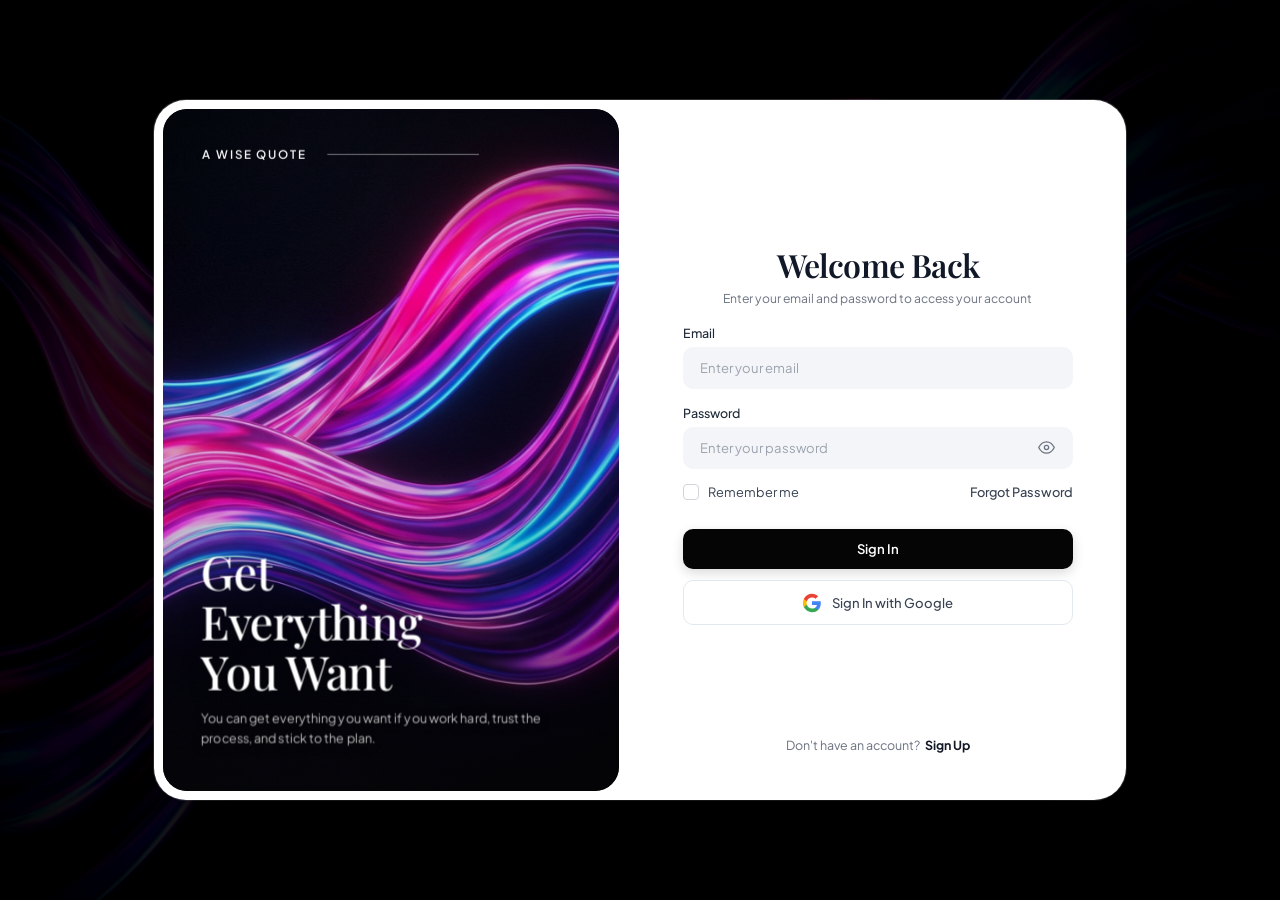
<file: index.html>
<!DOCTYPE html>
<html lang="en">
<head>
  <meta charset="UTF-8" />
  <meta name="viewport" content="width=device-width, initial-scale=1.0" />
  <title>Sign In</title>
  <meta name="description" content="Welcome back. Sign in to access your account." />
  
  <!-- Google Fonts: Bodoni Moda / Playfair Display & Plus Jakarta Sans -->
  <link rel="preconnect" href="https://fonts.googleapis.com">
  <link rel="preconnect" href="https://fonts.gstatic.com" crossorigin>
  <link href="https://fonts.googleapis.com/css2?family=Bodoni+Moda:ital,opsz,wght@0,6..96,400..700;1,6..96,400..700&family=Playfair+Display:ital,wght@0,400..700;1,400..700&family=Plus+Jakarta+Sans:wght@400;500;600;700&display=swap" rel="stylesheet">

  <link rel="stylesheet" href="style.css" />
</head>
<body>
  <!-- Background ambient atmosphere -->
  <div class="ambient-background"></div>

  <main class="page-container">
    <div class="auth-card" id="authCard">
      
      <!-- Left Visual Hero Panel -->
      <section class="hero-panel" id="heroPanel" aria-label="Quote and brand art">
        <div class="hero-bg-wrapper">
          <img src="assets/waves.jpg" alt="Vibrant fluid abstract ribbons" class="hero-bg-img" id="heroBgImg" />
          <div class="hero-overlay"></div>
          <div class="hero-shine" id="heroShine"></div>
        </div>

        <div class="hero-content">
          <!-- Top Quote Label with Divider -->
          <div class="quote-header">
            <span class="quote-label">A WISE QUOTE</span>
            <div class="quote-line"></div>
          </div>

          <!-- Bottom Quote Main Text -->
          <div class="quote-body">
            <h1 class="quote-headline">
              Get<br>
              Everything<br>
              You Want
            </h1>
            <p class="quote-subtext">
              You can get everything you want if you work hard, trust the process, and stick to the plan.
            </p>
          </div>
        </div>
      </section>

      <!-- Right Login Form Panel -->
      <section class="form-panel" aria-label="Sign in form">
        <div class="form-panel-inner">
          
          <!-- Form Content Container -->
          <div class="form-content">
            <div class="welcome-header">
              <h2 class="welcome-title">Welcome Back</h2>
              <p class="welcome-subtitle">Enter your email and password to access your account</p>
            </div>

            <!-- Login Form -->
            <form class="login-form" id="loginForm" novalidate>
              
              <!-- Email Input Group -->
              <div class="form-group">
                <label for="email" class="form-label">Email</label>
                <div class="input-wrapper">
                  <input
                    type="email"
                    id="email"
                    name="email"
                    class="form-input"
                    placeholder="Enter your email"
                    autocomplete="email"
                    required
                  />
                </div>
                <span class="error-message" id="emailError">Please enter a valid email address</span>
              </div>

              <!-- Password Input Group -->
              <div class="form-group">
                <label for="password" class="form-label">Password</label>
                <div class="input-wrapper password-wrapper">
                  <input
                    type="password"
                    id="password"
                    name="password"
                    class="form-input"
                    placeholder="Enter your password"
                    autocomplete="current-password"
                    required
                  />
                  <button
                    type="button"
                    class="password-toggle-btn"
                    id="passwordToggleBtn"
                    aria-label="Toggle password visibility"
                  >
                    <!-- Eye Icon (Default: hidden password) -->
                    <svg class="eye-icon eye-open" viewBox="0 0 24 24" fill="none" stroke="currentColor" stroke-width="1.8" stroke-linecap="round" stroke-linejoin="round">
                      <path d="M1 12s4-8 11-8 11 8 11 8-4 8-11 8-11-8-11-8z"></path>
                      <circle cx="12" cy="12" r="3"></circle>
                    </svg>
                    <!-- Eye Off Icon -->
                    <svg class="eye-icon eye-closed" viewBox="0 0 24 24" fill="none" stroke="currentColor" stroke-width="1.8" stroke-linecap="round" stroke-linejoin="round" style="display: none;">
                      <path d="M17.94 17.94A10.07 10.07 0 0 1 12 20c-7 0-11-8-11-8a18.45 18.45 0 0 1 5.06-5.94M9.9 4.24A9.12 9.12 0 0 1 12 4c7 0 11 8 11 8a18.5 18.5 0 0 1-2.16 3.19m-6.72-1.07a3 3 0 1 1-4.24-4.24"></path>
                      <line x1="1" y1="1" x2="23" y2="23"></line>
                    </svg>
                  </button>
                </div>
                <span class="error-message" id="passwordError">Please enter your password</span>
              </div>

              <!-- Options Row: Remember Me & Forgot Password -->
              <div class="form-options">
                <label class="custom-checkbox-container">
                  <input type="checkbox" id="rememberMe" name="remember" />
                  <span class="checkbox-custom"></span>
                  <span class="checkbox-label">Remember me</span>
                </label>
                <a href="forgot-password.html" class="forgot-link">Forgot Password</a>
              </div>

              <!-- Action Buttons -->
              <div class="button-group">
                <button type="submit" class="btn btn-primary" id="submitBtn">
                  <span class="btn-text">Sign In</span>
                  <span class="btn-spinner" aria-hidden="true"></span>
                </button>

                <button type="button" class="btn btn-google" id="googleSignInBtn">
                  <!-- Official Google "G" Logo -->
                  <svg class="google-icon" viewBox="0 0 24 24" width="20" height="20" xmlns="http://www.w3.org/2000/svg">
                    <path d="M22.56 12.25c0-.78-.07-1.53-.2-2.25H12v4.26h5.92c-.26 1.37-1.04 2.53-2.21 3.31v2.77h3.57c2.08-1.92 3.28-4.74 3.28-8.09z" fill="#4285F4"/>
                    <path d="M12 23c2.97 0 5.46-.98 7.28-2.66l-3.57-2.77c-.98.66-2.23 1.06-3.71 1.06-2.86 0-5.29-1.93-6.16-4.53H2.18v2.84C3.99 20.53 7.7 23 12 23z" fill="#34A853"/>
                    <path d="M5.84 14.09c-.22-.66-.35-1.36-.35-2.09s.13-1.43.35-2.09V7.06H2.18C1.43 8.55 1 10.22 1 12s.43 3.45 1.18 4.94l2.85-2.22.81-.63z" fill="#FBBC05"/>
                    <path d="M12 5.38c1.62 0 3.06.56 4.21 1.64l3.15-3.15C17.45 2.09 14.97 1 12 1 7.7 1 3.99 3.47 2.18 7.06l3.66 2.84c.87-2.6 3.3-4.52 6.16-4.52z" fill="#EA4335"/>
                  </svg>
                  <span class="google-text">Sign In with Google</span>
                </button>
              </div>

            </form>

            <!-- 2FA Verification Step (hidden until needed) -->
            <div class="totp-step" id="totpStep" style="display:none;">
              <div class="welcome-header">
                <div class="totp-shield-icon">🔐</div>
                <h2 class="welcome-title" style="font-size:1.4rem;">Two-Factor Auth</h2>
                <p class="welcome-subtitle">Enter the 6-digit code from your Google Authenticator app</p>
              </div>

              <div class="form-group" id="totpGroup">
                <label for="totpCode" class="form-label">Authentication Code</label>
                <div class="input-wrapper">
                  <input
                    type="text"
                    id="totpCode"
                    name="totp_code"
                    class="form-input"
                    placeholder="000000"
                    maxlength="6"
                    autocomplete="one-time-code"
                    inputmode="numeric"
                    pattern="[0-9]*"
                  />
                </div>
                <span class="error-message" id="totpError">Please enter your 6-digit code</span>
              </div>

              <div class="button-group">
                <button type="button" class="btn btn-primary" id="totpSubmitBtn">
                  <span class="btn-text">Verify</span>
                  <span class="btn-spinner" aria-hidden="true"></span>
                </button>
                <button type="button" class="btn btn-secondary" id="totpBackBtn">
                  ← Back to Login
                </button>
              </div>
            </div>

          </div>

          <!-- Bottom Footer -->
          <footer class="form-footer">
            <p class="footer-text">
              Don't have an account? <a href="register.html" class="signup-link">Sign Up</a>
            </p>
          </footer>

        </div>
      </section>

    </div>
  </main>

  <!-- Notification Toast (for interactive feedback) -->
  <div class="toast" id="toast" role="alert" aria-live="polite"></div>

  <script type="module" src="script.js"></script>
</body>
</html>
</file>
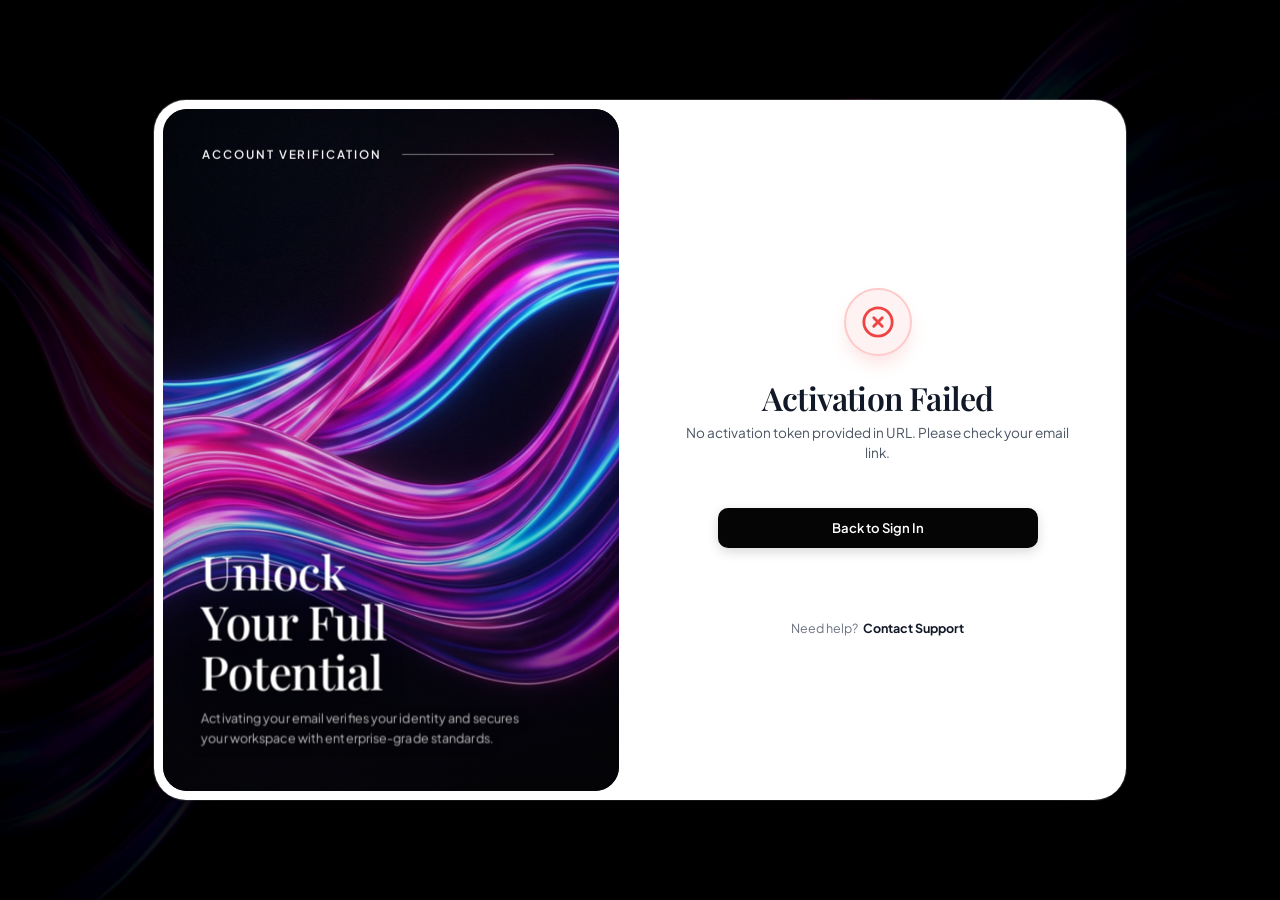
<file: activate.html>
<!DOCTYPE html>
<html lang="en">
<head>
  <meta charset="UTF-8" />
  <meta name="viewport" content="width=device-width, initial-scale=1.0" />
  <title>Account Activation</title>
  <meta name="description" content="Activate your account to start exploring." />
  
  <!-- Google Fonts: Bodoni Moda / Playfair Display & Plus Jakarta Sans -->
  <link rel="preconnect" href="https://fonts.googleapis.com">
  <link rel="preconnect" href="https://fonts.gstatic.com" crossorigin>
  <link href="https://fonts.googleapis.com/css2?family=Bodoni+Moda:ital,opsz,wght@0,6..96,400..700;1,6..96,400..700&family=Playfair+Display:ital,wght@0,400..700;1,400..700&family=Plus+Jakarta+Sans:wght@400;500;600;700&display=swap" rel="stylesheet">

  <link rel="stylesheet" href="style.css" />
</head>
<body>
  <!-- Background ambient atmosphere -->
  <div class="ambient-background"></div>

  <main class="page-container">
    <div class="auth-card" id="authCard">
      
      <!-- Left Visual Hero Panel -->
      <section class="hero-panel" id="heroPanel" aria-label="Account Activation Artwork">
        <div class="hero-bg-wrapper">
          <img src="assets/waves.jpg" alt="Vibrant fluid abstract ribbons" class="hero-bg-img" id="heroBgImg" />
          <div class="hero-overlay"></div>
          <div class="hero-shine" id="heroShine"></div>
        </div>

        <div class="hero-content">
          <!-- Top Label with Divider -->
          <div class="quote-header">
            <span class="quote-label">ACCOUNT VERIFICATION</span>
            <div class="quote-line"></div>
          </div>

          <!-- Bottom Quote Main Text -->
          <div class="quote-body">
            <h1 class="quote-headline">
              Unlock<br>
              Your Full<br>
              Potential
            </h1>
            <p class="quote-subtext">
              Activating your email verifies your identity and secures your workspace with enterprise-grade standards.
            </p>
          </div>
        </div>
      </section>

      <!-- Right Activation Panel -->
      <section class="form-panel" aria-label="Activation Status">
        <div class="form-panel-inner" style="justify-content: center;">
          
          <!-- State 1: Verifying in progress -->
          <div class="activation-state-box" id="stateVerifying">
            <div class="btn-spinner" style="display:inline-block; width: 40px; height: 40px; border-width: 3px; border-top-color: #111827; border-color: rgba(0,0,0,0.1) rgba(0,0,0,0.1) rgba(0,0,0,0.1) #111827;"></div>
            <h2 class="welcome-title" style="margin-top: 1.5rem; font-size: 2rem;">Activating Account...</h2>
            <p class="welcome-subtitle">Please wait while we verify your activation token</p>
          </div>

          <!-- State 2: Success -->
          <div class="activation-state-box" id="stateSuccess" style="display: none;">
            <div class="success-icon-wrapper">
              <svg class="success-check-icon" viewBox="0 0 24 24" fill="none" stroke="currentColor" stroke-width="2" stroke-linecap="round" stroke-linejoin="round">
                <path d="M22 11.08V12a10 10 0 1 1-5.93-9.14"></path>
                <polyline points="22 4 12 14.01 9 11.01"></polyline>
              </svg>
            </div>
            <h2 class="welcome-title" style="font-size: 2.15rem;">Account Activated!</h2>
            <p class="success-description">
              Your email address has been successfully verified. Your account is now active and ready to use.
            </p>
            <div class="button-group" style="width: 100%; max-width: 320px; margin-top: 1.5rem;">
              <a href="index.html" class="btn btn-primary" style="text-decoration: none;">
                <span class="btn-text">Proceed to Sign In</span>
              </a>
            </div>
          </div>

          <!-- State 3: Error / Expired -->
          <div class="activation-state-box" id="stateError" style="display: none;">
            <div class="success-icon-wrapper" style="background: #fef2f2; border-color: #fecaca; color: #ef4444; box-shadow: 0 10px 20px -5px rgba(239, 68, 68, 0.2);">
              <svg class="success-check-icon" viewBox="0 0 24 24" fill="none" stroke="currentColor" stroke-width="2" stroke-linecap="round" stroke-linejoin="round">
                <circle cx="12" cy="12" r="10"></circle>
                <line x1="15" y1="9" x2="9" y2="15"></line>
                <line x1="9" y1="9" x2="15" y2="15"></line>
              </svg>
            </div>
            <h2 class="welcome-title" style="font-size: 2rem;">Activation Failed</h2>
            <p class="success-description" id="errorMessageText">
              The activation link is invalid, expired, or has already been used.
            </p>
            <div class="button-group" style="width: 100%; max-width: 320px; margin-top: 1.5rem;">
              <a href="index.html" class="btn btn-primary" style="text-decoration: none;">
                <span class="btn-text">Back to Sign In</span>
              </a>
            </div>
          </div>

          <!-- Bottom Footer -->
          <footer class="form-footer" style="margin-top: 2rem;">
            <p class="footer-text">
              Need help? <a href="index.html" class="signup-link">Contact Support</a>
            </p>
          </footer>

        </div>
      </section>

    </div>
  </main>

  <!-- Notification Toast -->
  <div class="toast" id="toast" role="alert" aria-live="polite"></div>

  <script type="module" src="activate.js"></script>
</body>
</html>
</file>
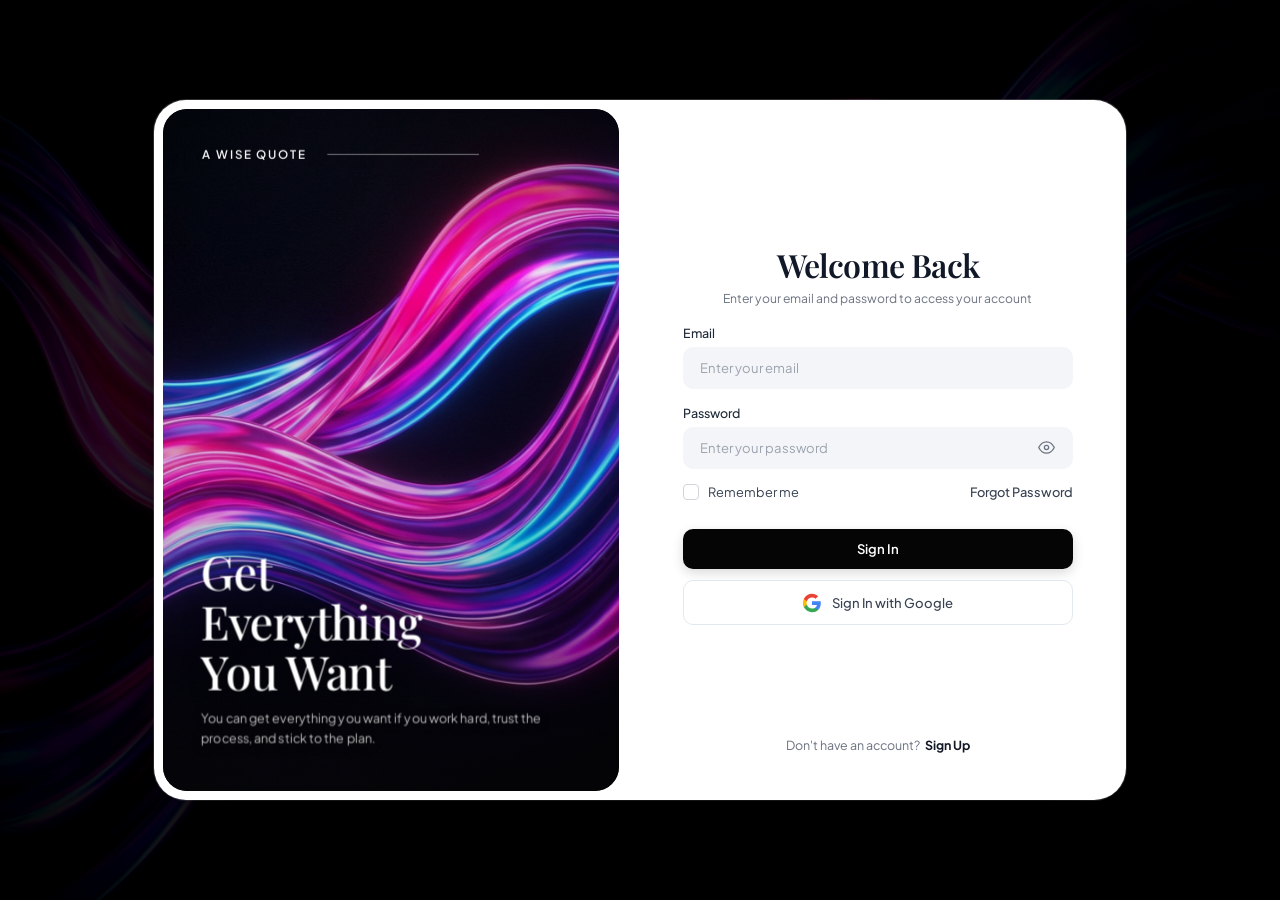
<file: admin.html>
<!DOCTYPE html>
<html lang="en">
<head>
  <meta charset="UTF-8" />
  <meta name="viewport" content="width=device-width, initial-scale=1.0" />
  <title>Admin Console</title>
  <meta name="description" content="Administrative control center for managing user accounts and audit logs." />
  
  <!-- Google Fonts: Bodoni Moda / Playfair Display & Plus Jakarta Sans -->
  <link rel="preconnect" href="https://fonts.googleapis.com">
  <link rel="preconnect" href="https://fonts.gstatic.com" crossorigin>
  <link href="https://fonts.googleapis.com/css2?family=Bodoni+Moda:ital,opsz,wght@0,6..96,400..700;1,6..96,400..700&family=Playfair+Display:ital,wght@0,400..700;1,400..700&family=Plus+Jakarta+Sans:wght@400;500;600;700&display=swap" rel="stylesheet">

  <link rel="stylesheet" href="style.css" />
</head>
<body class="admin-body">
  <!-- Background ambient atmosphere -->
  <div class="ambient-background"></div>

  <div class="admin-page-container">
    <div class="admin-dashboard-card">
      
      <!-- Top Navigation Header -->
      <header class="admin-header">
        <div class="admin-brand">
          <div class="admin-brand-icon">
            <svg viewBox="0 0 24 24" width="22" height="22" fill="none" stroke="currentColor" stroke-width="2" stroke-linecap="round" stroke-linejoin="round">
              <path d="M12 2v20M17 5H9.5a3.5 3.5 0 0 0 0 7h5a3.5 3.5 0 0 1 0 7H6"></path>
            </svg>
          </div>
          <div>
            <h1 class="admin-title">Admin Console</h1>
            <p class="admin-subtitle">System Administration & Audit Log Center</p>
          </div>
        </div>

        <div class="admin-nav-actions">
          <a href="profile.html" class="btn btn-secondary btn-sm" style="text-decoration: none;">
            <svg viewBox="0 0 24 24" width="15" height="15" fill="none" stroke="currentColor" stroke-width="2" stroke-linecap="round" stroke-linejoin="round">
              <path d="M20 21v-2a4 4 0 0 0-4-4H8a4 4 0 0 0-4 4v2"></path>
              <circle cx="12" cy="7" r="4"></circle>
            </svg>
            <span>My Profile</span>
          </a>

          <button type="button" class="btn btn-primary btn-sm" id="adminLogoutBtn">
            <svg viewBox="0 0 24 24" width="15" height="15" fill="none" stroke="currentColor" stroke-width="2" stroke-linecap="round" stroke-linejoin="round">
              <path d="M9 21H5a2 2 0 0 1-2-2V5a2 2 0 0 1 2-2h4"></path>
              <polyline points="16 17 21 12 16 7"></polyline>
              <line x1="21" y1="12" x2="9" y2="12"></line>
            </svg>
            <span>Sign Out</span>
          </button>
        </div>
      </header>

      <!-- Dashboard Body -->
      <main class="admin-main-content">
        
        <!-- Tab Controls -->
        <div class="admin-tabs">
          <button type="button" class="admin-tab active" id="tabUsersBtn">
            <svg viewBox="0 0 24 24" width="16" height="16" fill="none" stroke="currentColor" stroke-width="2">
              <path d="M17 21v-2a4 4 0 0 0-4-4H5a4 4 0 0 0-4 4v2"></path>
              <circle cx="9" cy="7" r="4"></circle>
              <path d="M23 21v-2a4 4 0 0 0-3-3.87"></path>
              <path d="M16 3.13a4 4 0 0 1 0 7.75"></path>
            </svg>
            <span>User Management</span>
          </button>
          <button type="button" class="admin-tab" id="tabLogsBtn">
            <svg viewBox="0 0 24 24" width="16" height="16" fill="none" stroke="currentColor" stroke-width="2">
              <path d="M14 2H6a2 2 0 0 0-2 2v16a2 2 0 0 0 2 2h12a2 2 0 0 0 2-2V8z"></path>
              <polyline points="14 2 14 8 20 8"></polyline>
              <line x1="16" y1="13" x2="8" y2="13"></line>
              <line x1="16" y1="17" x2="8" y2="17"></line>
              <polyline points="10 9 9 9 8 9"></polyline>
            </svg>
            <span>Login Audit Trail</span>
          </button>
        </div>

        <!-- Panel 1: Users Management -->
        <section class="admin-panel-section" id="usersPanel">
          <div class="panel-header-row">
            <div>
              <h2 class="panel-heading">System Users</h2>
              <p class="panel-subheading">Manage registered user accounts and toggle locks</p>
            </div>
            <button type="button" class="btn btn-secondary btn-sm" id="refreshUsersBtn">
              <svg viewBox="0 0 24 24" width="14" height="14" fill="none" stroke="currentColor" stroke-width="2">
                <polyline points="23 4 23 10 17 10"></polyline>
                <path d="M20.49 15a9 9 0 1 1-2.12-9.36L23 10"></path>
              </svg>
              <span>Refresh</span>
            </button>
          </div>

          <div class="table-responsive">
            <table class="admin-table" id="usersTable">
              <thead>
                <tr>
                  <th>ID</th>
                  <th>User Email</th>
                  <th>Role</th>
                  <th>Activation</th>
                  <th>Security Status</th>
                  <th style="text-align: right;">Action</th>
                </tr>
              </thead>
              <tbody id="usersTableBody">
                <tr>
                  <td colspan="6" class="table-loading-cell">Loading user accounts...</td>
                </tr>
              </tbody>
            </table>
          </div>
        </section>

        <!-- Panel 2: Login Audit Logs -->
        <section class="admin-panel-section" id="logsPanel" style="display: none;">
          <div class="panel-header-row">
            <div>
              <h2 class="panel-heading">Security Audit Logs</h2>
              <p class="panel-subheading">Complete timeline of login attempts and security events</p>
            </div>
            <button type="button" class="btn btn-secondary btn-sm" id="refreshLogsBtn">
              <svg viewBox="0 0 24 24" width="14" height="14" fill="none" stroke="currentColor" stroke-width="2">
                <polyline points="23 4 23 10 17 10"></polyline>
                <path d="M20.49 15a9 9 0 1 1-2.12-9.36L23 10"></path>
              </svg>
              <span>Refresh</span>
            </button>
          </div>

          <div class="table-responsive">
            <table class="admin-table" id="logsTable">
              <thead>
                <tr>
                  <th>Timestamp</th>
                  <th>Attempted Email</th>
                  <th>IP Address</th>
                  <th>User Agent</th>
                  <th>Status</th>
                </tr>
              </thead>
              <tbody id="logsTableBody">
                <tr>
                  <td colspan="5" class="table-loading-cell">Loading audit logs...</td>
                </tr>
              </tbody>
            </table>
          </div>
        </section>

      </main>

    </div>
  </div>

  <!-- Notification Toast -->
  <div class="toast" id="toast" role="alert" aria-live="polite"></div>

  <script type="module" src="admin.js"></script>
</body>
</html>
</file>
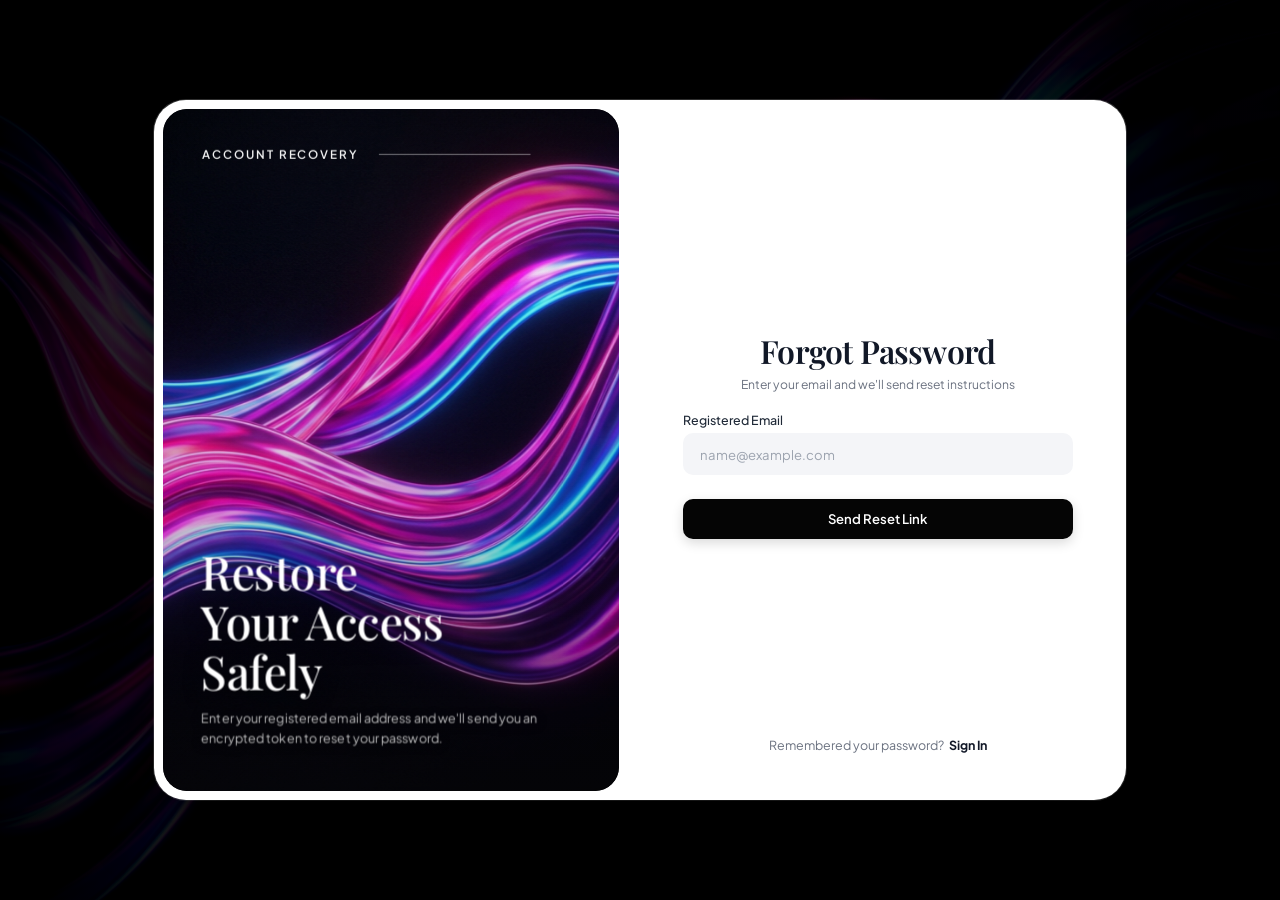
<file: forgot-password.html>
<!DOCTYPE html>
<html lang="en">
<head>
  <meta charset="UTF-8" />
  <meta name="viewport" content="width=device-width, initial-scale=1.0" />
  <title>Forgot Password</title>
  <meta name="description" content="Reset your account password safely." />
  
  <!-- Google Fonts: Bodoni Moda / Playfair Display & Plus Jakarta Sans -->
  <link rel="preconnect" href="https://fonts.googleapis.com">
  <link rel="preconnect" href="https://fonts.gstatic.com" crossorigin>
  <link href="https://fonts.googleapis.com/css2?family=Bodoni+Moda:ital,opsz,wght@0,6..96,400..700;1,6..96,400..700&family=Playfair+Display:ital,wght@0,400..700;1,400..700&family=Plus+Jakarta+Sans:wght@400;500;600;700&display=swap" rel="stylesheet">

  <link rel="stylesheet" href="style.css" />
</head>
<body>
  <!-- Background ambient atmosphere -->
  <div class="ambient-background"></div>

  <main class="page-container">
    <div class="auth-card" id="authCard">
      
      <!-- Left Visual Hero Panel -->
      <section class="hero-panel" id="heroPanel" aria-label="Password recovery illustration">
        <div class="hero-bg-wrapper">
          <img src="assets/waves.jpg" alt="Vibrant fluid abstract ribbons" class="hero-bg-img" id="heroBgImg" />
          <div class="hero-overlay"></div>
          <div class="hero-shine" id="heroShine"></div>
        </div>

        <div class="hero-content">
          <!-- Top Label with Divider -->
          <div class="quote-header">
            <span class="quote-label">ACCOUNT RECOVERY</span>
            <div class="quote-line"></div>
          </div>

          <!-- Bottom Quote Main Text -->
          <div class="quote-body">
            <h1 class="quote-headline">
              Restore<br>
              Your Access<br>
              Safely
            </h1>
            <p class="quote-subtext">
              Enter your registered email address and we'll send you an encrypted token to reset your password.
            </p>
          </div>
        </div>
      </section>

      <!-- Right Form Panel -->
      <section class="form-panel" aria-label="Forgot password form">
        <div class="form-panel-inner">
          
          <!-- Form Container -->
          <div class="form-content" id="forgotFormContainer">
            <div class="welcome-header">
              <h2 class="welcome-title">Forgot Password</h2>
              <p class="welcome-subtitle">Enter your email and we'll send reset instructions</p>
            </div>

            <!-- Forgot Password Form -->
            <form class="login-form" id="forgotForm" novalidate>
              
              <!-- Email Input Group -->
              <div class="form-group" id="emailGroup">
                <label for="forgotEmail" class="form-label">Registered Email</label>
                <div class="input-wrapper">
                  <input
                    type="email"
                    id="forgotEmail"
                    name="email"
                    class="form-input"
                    placeholder="name@example.com"
                    autocomplete="email"
                    required
                  />
                </div>
                <span class="error-message" id="emailError">Please enter a valid email address</span>
              </div>

              <!-- Action Buttons -->
              <div class="button-group">
                <button type="submit" class="btn btn-primary" id="forgotSubmitBtn">
                  <span class="btn-text">Send Reset Link</span>
                  <span class="btn-spinner" aria-hidden="true"></span>
                </button>
              </div>

            </form>
          </div>

          <!-- Success State View (Shown after submitting) -->
          <div class="registration-success-view" id="forgotSuccessView" style="display: none;">
            <div class="success-icon-wrapper">
              <svg class="success-check-icon" viewBox="0 0 24 24" fill="none" stroke="currentColor" stroke-width="2" stroke-linecap="round" stroke-linejoin="round">
                <path d="M22 11.08V12a10 10 0 1 1-5.93-9.14"></path>
                <polyline points="22 4 12 14.01 9 11.01"></polyline>
              </svg>
            </div>
            <h2 class="welcome-title">Check Your Email</h2>
            <p class="success-description">
              If an account exists for <strong id="sentEmailDisplay" class="registered-email-highlight">your email</strong>, you will receive a password reset link.
            </p>
            <div class="success-notice-box">
              <svg class="notice-mail-icon" viewBox="0 0 24 24" fill="none" stroke="currentColor" stroke-width="1.8" stroke-linecap="round" stroke-linejoin="round">
                <path d="M4 4h16c1.1 0 2 .9 2 2v12c0 1.1-.9 2-2 2H4c-1.1 0-2-.9-2-2V6c0-1.1.9-2 2-2z"></path>
                <polyline points="22,6 12,13 2,6"></polyline>
              </svg>
              <span>The link will expire in 15 minutes. Check your spam folder if you don't see it.</span>
            </div>
            <div class="button-group" style="margin-top: 1.5rem;">
              <a href="index.html" class="btn btn-primary" style="text-decoration: none;">
                <span class="btn-text">Back to Sign In</span>
              </a>
            </div>
          </div>

          <!-- Bottom Footer -->
          <footer class="form-footer">
            <p class="footer-text">
              Remembered your password? <a href="index.html" class="signup-link">Sign In</a>
            </p>
          </footer>

        </div>
      </section>

    </div>
  </main>

  <!-- Notification Toast -->
  <div class="toast" id="toast" role="alert" aria-live="polite"></div>

  <script type="module" src="forgot-password.js"></script>
</body>
</html>
</file>
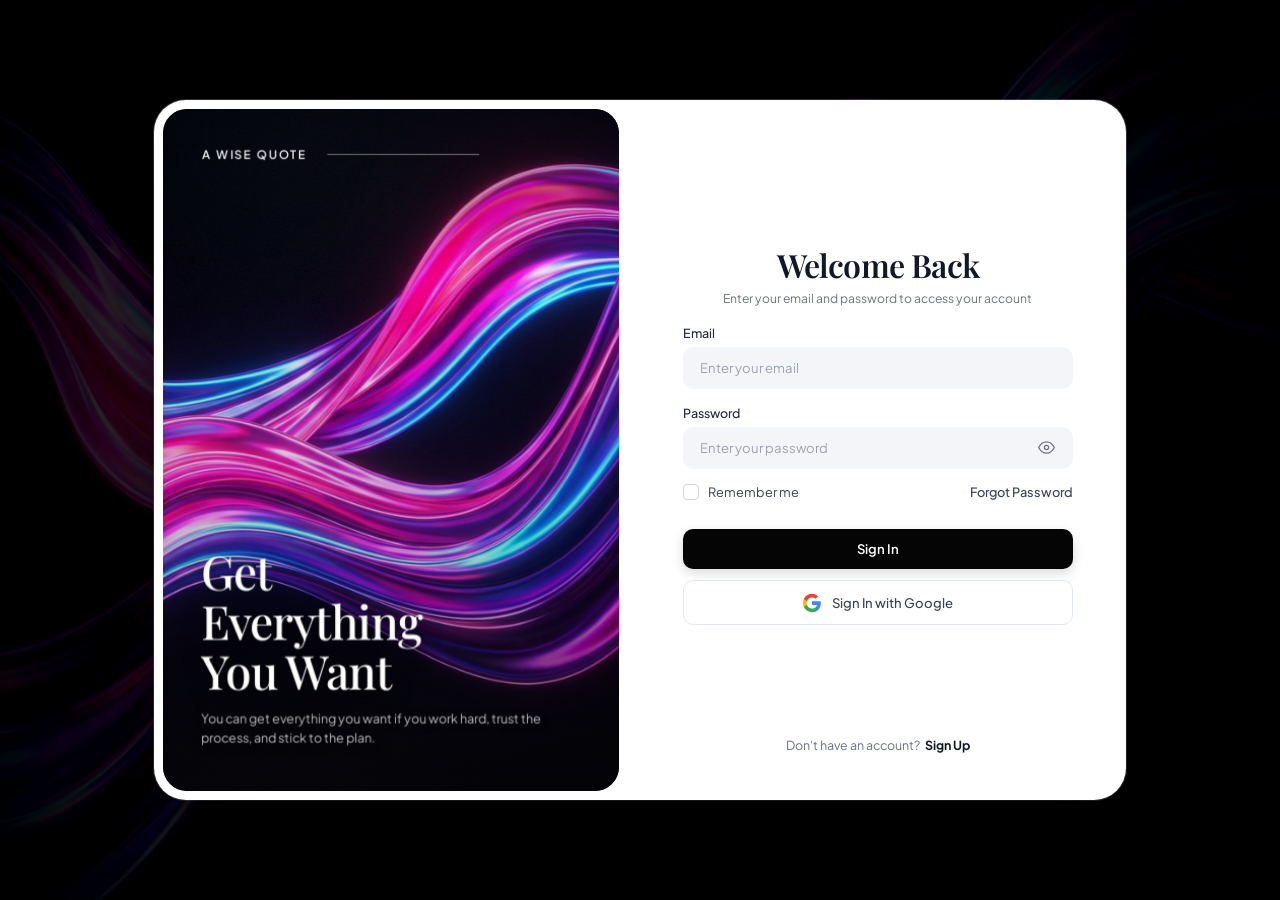
<file: profile.html>
<!DOCTYPE html>
<html lang="en">
<head>
  <meta charset="UTF-8" />
  <meta name="viewport" content="width=device-width, initial-scale=1.0" />
  <title>User Profile</title>
  <meta name="description" content="Manage your account credentials, security, and 2FA authentication." />
  
  <!-- Google Fonts: Bodoni Moda / Playfair Display & Plus Jakarta Sans -->
  <link rel="preconnect" href="https://fonts.googleapis.com">
  <link rel="preconnect" href="https://fonts.gstatic.com" crossorigin>
  <link href="https://fonts.googleapis.com/css2?family=Bodoni+Moda:ital,opsz,wght@0,6..96,400..700;1,6..96,400..700&family=Playfair+Display:ital,wght@0,400..700;1,400..700&family=Plus+Jakarta+Sans:wght@400;500;600;700&display=swap" rel="stylesheet">

  <link rel="stylesheet" href="style.css" />
</head>
<body>
  <!-- Background ambient atmosphere -->
  <div class="ambient-background"></div>

  <main class="page-container">
    <div class="auth-card profile-card" id="authCard">
      
      <!-- Left Visual Hero Panel -->
      <section class="hero-panel" id="heroPanel" aria-label="Account Overview">
        <div class="hero-bg-wrapper">
          <img src="assets/waves.jpg" alt="Vibrant fluid abstract ribbons" class="hero-bg-img" id="heroBgImg" />
          <div class="hero-overlay"></div>
          <div class="hero-shine" id="heroShine"></div>
        </div>

        <div class="hero-content">
          <!-- Top Label with Divider -->
          <div class="quote-header">
            <span class="quote-label">ACCOUNT DASHBOARD</span>
            <div class="quote-line"></div>
          </div>

          <!-- Bottom Quote Main Text -->
          <div class="quote-body">
            <h1 class="quote-headline">
              Welcome<br>
              To Your<br>
              Account
            </h1>
            <p class="quote-subtext">
              Manage your profile, security settings, and two-factor authentication in one secure place.
            </p>
          </div>
        </div>
      </section>

      <!-- Right Profile Content Panel -->
      <section class="form-panel profile-panel" aria-label="User Profile Details">
        <div class="form-panel-inner profile-panel-inner">
          
          <!-- Loading State -->
          <div class="profile-loading" id="profileLoading">
            <div class="btn-spinner" style="display:inline-block; width: 32px; height: 32px; border-width: 3px; border-top-color: #111827; border-color: rgba(0,0,0,0.1) rgba(0,0,0,0.1) rgba(0,0,0,0.1) #111827;"></div>
            <p style="margin-top: 1rem; font-size: 0.85rem; color: var(--text-muted);">Loading profile...</p>
          </div>

          <!-- Main Profile Content (hidden until loaded) -->
          <div class="profile-content-wrap" id="profileContentWrap" style="display: none;">
            
            <!-- User Header Card -->
            <div class="profile-header-block">
              <div class="profile-avatar-row">
                <div class="profile-avatar" id="profileAvatar">U</div>
                <div class="profile-header-info">
                  <div class="profile-email-row">
                    <h2 class="profile-email-text" id="userEmail">user@example.com</h2>
                  </div>
                  <div class="profile-badges-row">
                    <span class="badge badge-role" id="userRoleBadge">User</span>
                    <span class="badge badge-status" id="userStatusBadge">Active</span>
                  </div>
                </div>
              </div>
            </div>

            <!-- Profile Info Grid -->
            <div class="profile-info-grid">
              <div class="info-item">
                <span class="info-label">Account ID</span>
                <span class="info-value" id="userIdVal">#1</span>
              </div>
              <div class="info-item">
                <span class="info-label">Auth Method</span>
                <span class="info-value" id="userAuthMethod">Password</span>
              </div>
            </div>

            <!-- 2FA Management Section -->
            <div class="section-card 2fa-card">
              <div class="section-card-header">
                <div class="section-title-row">
                  <svg class="section-icon" viewBox="0 0 24 24" fill="none" stroke="currentColor" stroke-width="2" stroke-linecap="round" stroke-linejoin="round">
                    <rect x="3" y="11" width="18" height="11" rx="2" ry="2"></rect>
                    <path d="M7 11V7a5 5 0 0 1 10 0v4"></path>
                  </svg>
                  <span class="section-title">Two-Factor Authentication (2FA)</span>
                </div>
                <span class="badge badge-2fa" id="twoFaStatusBadge">Disabled</span>
              </div>

              <!-- 2FA Disabled View: Enable Trigger -->
              <div id="twoFaOffView" class="two-fa-view">
                <p class="section-desc">
                  Add an extra layer of security using an authenticator app (Google Authenticator, Authy).
                </p>
                <button type="button" class="btn btn-secondary" id="enable2FaBtn">
                  <span>Enable 2FA</span>
                </button>
              </div>

              <!-- 2FA Setup Flow (QR Code + Verification Code) -->
              <div id="twoFaSetupView" class="two-fa-view" style="display: none;">
                <p class="section-desc">
                  1. Scan this QR code with your Authenticator app:
                </p>
                <div class="qr-container">
                  <img id="qrCodeImg" src="" alt="2FA QR Code" class="qr-code-image" />
                  <div class="secret-key-display">
                    <span class="secret-label">Manual Key:</span>
                    <code id="secretKeyText">------</code>
                  </div>
                </div>
                <p class="section-desc" style="margin-top: 0.5rem;">
                  2. Enter the 6-digit code from your app:
                </p>
                <div class="totp-input-row">
                  <input
                    type="text"
                    id="totpInput"
                    maxlength="6"
                    class="form-input totp-input"
                    placeholder="000000"
                    autocomplete="one-time-code"
                  />
                  <button type="button" class="btn btn-primary" id="confirm2FaBtn">
                    <span>Verify & Activate</span>
                  </button>
                </div>
                <button type="button" class="btn-link" id="cancel2FaBtn">Cancel</button>
              </div>

              <!-- 2FA Enabled View -->
              <div id="twoFaOnView" class="two-fa-view" style="display: none;">
                <p class="section-desc text-success">
                  ✓ Two-Factor Authentication is active on your account.
                </p>
                <button type="button" class="btn btn-danger-outline" id="disable2FaBtn">
                  <span>Disable 2FA</span>
                </button>
              </div>
            </div>

            <!-- Actions Row -->
            <div class="profile-actions-group">
              <a href="admin.html" class="btn btn-secondary" id="adminPanelLink" style="display: none; text-decoration: none;">
                <svg viewBox="0 0 24 24" width="16" height="16" fill="none" stroke="currentColor" stroke-width="2" stroke-linecap="round" stroke-linejoin="round">
                  <path d="M12 2v20M17 5H9.5a3.5 3.5 0 0 0 0 7h5a3.5 3.5 0 0 1 0 7H6"></path>
                </svg>
                <span>Admin Panel</span>
              </a>

              <button type="button" class="btn btn-primary" id="logoutBtn">
                <svg viewBox="0 0 24 24" width="16" height="16" fill="none" stroke="currentColor" stroke-width="2" stroke-linecap="round" stroke-linejoin="round">
                  <path d="M9 21H5a2 2 0 0 1-2-2V5a2 2 0 0 1 2-2h4"></path>
                  <polyline points="16 17 21 12 16 7"></polyline>
                  <line x1="21" y1="12" x2="9" y2="12"></line>
                </svg>
                <span>Sign Out</span>
              </button>
            </div>

          </div>

          <!-- Bottom Footer -->
          <footer class="form-footer">
            <p class="footer-text">
              Signed in to Security Suite
            </p>
          </footer>

        </div>
      </section>

    </div>
  </main>

  <!-- Notification Toast -->
  <div class="toast" id="toast" role="alert" aria-live="polite"></div>

  <script type="module" src="profile.js"></script>
</body>
</html>
</file>
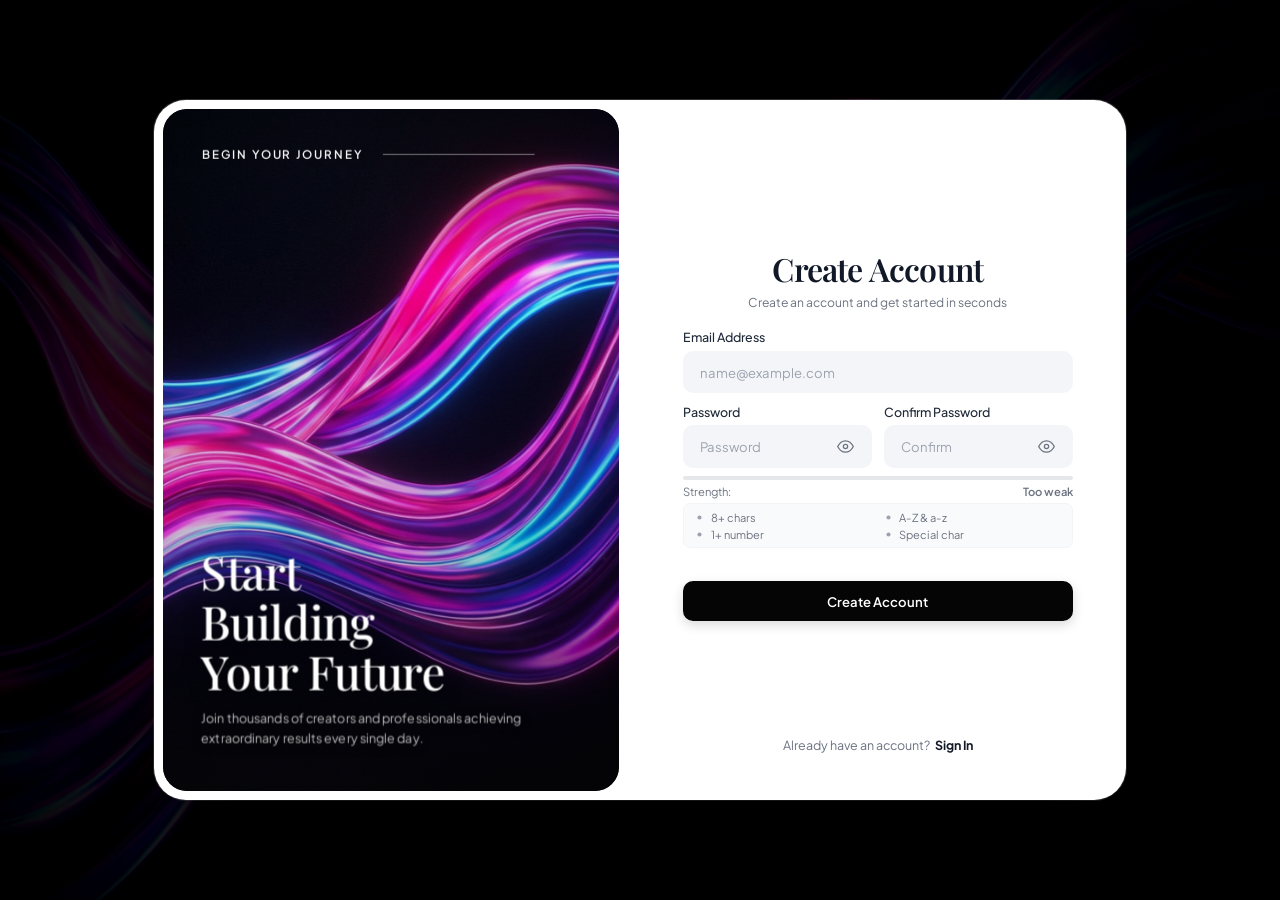
<file: register.html>
<!DOCTYPE html>
<html lang="en">
<head>
  <meta charset="UTF-8" />
  <meta name="viewport" content="width=device-width, initial-scale=1.0" />
  <title>Create Account</title>
  <meta name="description" content="Create your account to start building your future today." />
  
  <!-- Google Fonts: Bodoni Moda / Playfair Display & Plus Jakarta Sans -->
  <link rel="preconnect" href="https://fonts.googleapis.com">
  <link rel="preconnect" href="https://fonts.gstatic.com" crossorigin>
  <link href="https://fonts.googleapis.com/css2?family=Bodoni+Moda:ital,opsz,wght@0,6..96,400..700;1,6..96,400..700&family=Playfair+Display:ital,wght@0,400..700;1,400..700&family=Plus+Jakarta+Sans:wght@400;500;600;700&display=swap" rel="stylesheet">

  <link rel="stylesheet" href="style.css" />
  <!-- Cloudflare Turnstile -->
  <script src="https://challenges.cloudflare.com/turnstile/v0/api.js" async defer></script>
</head>
<body>
  <!-- Background ambient atmosphere -->
  <div class="ambient-background"></div>

  <main class="page-container">
    <div class="auth-card" id="authCard">
      
      <!-- Left Visual Hero Panel -->
      <section class="hero-panel" id="heroPanel" aria-label="Quote and brand art">
        <div class="hero-bg-wrapper">
          <img src="assets/waves.jpg" alt="Vibrant fluid abstract ribbons" class="hero-bg-img" id="heroBgImg" />
          <div class="hero-overlay"></div>
          <div class="hero-shine" id="heroShine"></div>
        </div>

        <div class="hero-content">
          <!-- Top Quote Label with Divider -->
          <div class="quote-header">
            <span class="quote-label">BEGIN YOUR JOURNEY</span>
            <div class="quote-line"></div>
          </div>

          <!-- Bottom Quote Main Text -->
          <div class="quote-body">
            <h1 class="quote-headline">
              Start<br>
              Building<br>
              Your Future
            </h1>
            <p class="quote-subtext">
              Join thousands of creators and professionals achieving extraordinary results every single day.
            </p>
          </div>
        </div>
      </section>

      <!-- Right Registration Form Panel -->
      <section class="form-panel" aria-label="Sign up form">
        <div class="form-panel-inner">
          
          <!-- Form Content Container -->
          <div class="form-content" id="formContainer">
            <div class="welcome-header">
              <h2 class="welcome-title">Create Account</h2>
              <p class="welcome-subtitle">Create an account and get started in seconds</p>
            </div>

            <!-- Registration Form -->
            <form class="login-form register-form" id="registerForm" novalidate>
              
              <!-- Email Input Group -->
              <div class="form-group" id="emailGroup">
                <label for="regEmail" class="form-label">Email Address</label>
                <div class="input-wrapper">
                  <input
                    type="email"
                    id="regEmail"
                    name="email"
                    class="form-input"
                    placeholder="name@example.com"
                    autocomplete="email"
                    required
                  />
                </div>
                <span class="error-message" id="emailError">Please enter a valid email address</span>
              </div>

              <!-- Passwords Row (Side-by-side on desktop for compact height) -->
              <div class="form-row-2">
                <!-- Password Input Group -->
                <div class="form-group" id="passwordGroup">
                  <label for="regPassword" class="form-label">Password</label>
                  <div class="input-wrapper password-wrapper">
                    <input
                      type="password"
                      id="regPassword"
                      name="password"
                      class="form-input"
                      placeholder="Password"
                      autocomplete="new-password"
                      required
                    />
                    <button
                      type="button"
                      class="password-toggle-btn"
                      id="passwordToggleBtn"
                      aria-label="Toggle password visibility"
                    >
                      <svg class="eye-icon eye-open" viewBox="0 0 24 24" fill="none" stroke="currentColor" stroke-width="1.8" stroke-linecap="round" stroke-linejoin="round">
                        <path d="M1 12s4-8 11-8 11 8 11 8-4 8-11 8-11-8-11-8z"></path>
                        <circle cx="12" cy="12" r="3"></circle>
                      </svg>
                      <svg class="eye-icon eye-closed" viewBox="0 0 24 24" fill="none" stroke="currentColor" stroke-width="1.8" stroke-linecap="round" stroke-linejoin="round" style="display: none;">
                        <path d="M17.94 17.94A10.07 10.07 0 0 1 12 20c-7 0-11-8-11-8a18.45 18.45 0 0 1 5.06-5.94M9.9 4.24A9.12 9.12 0 0 1 12 4c7 0 11 8 11 8a18.5 18.5 0 0 1-2.16 3.19m-6.72-1.07a3 3 0 1 1-4.24-4.24"></path>
                        <line x1="1" y1="1" x2="23" y2="23"></line>
                      </svg>
                    </button>
                  </div>
                </div>

                <!-- Confirm Password Input Group -->
                <div class="form-group" id="confirmPasswordGroup">
                  <label for="regConfirmPassword" class="form-label">Confirm Password</label>
                  <div class="input-wrapper password-wrapper">
                    <input
                      type="password"
                      id="regConfirmPassword"
                      name="confirmPassword"
                      class="form-input"
                      placeholder="Confirm"
                      autocomplete="new-password"
                      required
                    />
                    <button
                      type="button"
                      class="password-toggle-btn"
                      id="confirmPasswordToggleBtn"
                      aria-label="Toggle confirm password visibility"
                    >
                      <svg class="eye-icon eye-open" viewBox="0 0 24 24" fill="none" stroke="currentColor" stroke-width="1.8" stroke-linecap="round" stroke-linejoin="round">
                        <path d="M1 12s4-8 11-8 11 8 11 8-4 8-11 8-11-8-11-8z"></path>
                        <circle cx="12" cy="12" r="3"></circle>
                      </svg>
                      <svg class="eye-icon eye-closed" viewBox="0 0 24 24" fill="none" stroke="currentColor" stroke-width="1.8" stroke-linecap="round" stroke-linejoin="round" style="display: none;">
                        <path d="M17.94 17.94A10.07 10.07 0 0 1 12 20c-7 0-11-8-11-8a18.45 18.45 0 0 1 5.06-5.94M9.9 4.24A9.12 9.12 0 0 1 12 4c7 0 11 8 11 8a18.5 18.5 0 0 1-2.16 3.19m-6.72-1.07a3 3 0 1 1-4.24-4.24"></path>
                        <line x1="1" y1="1" x2="23" y2="23"></line>
                      </svg>
                    </button>
                  </div>
                </div>
              </div>

              <!-- Compact Password Validation & Checklist Block -->
              <div class="password-validation-block">
                <!-- Password Strength Meter -->
                <div class="password-strength-container" id="passwordStrengthContainer">
                  <div class="strength-bar-track">
                    <div class="strength-bar-fill" id="strengthBarFill"></div>
                  </div>
                  <div class="strength-label-row">
                    <span class="strength-text">Strength:</span>
                    <span class="strength-status" id="strengthStatus">Too weak</span>
                  </div>
                </div>

                <!-- Password Live Checklist Criteria (Compact 2x2 grid) -->
                <div class="password-criteria-list" id="passwordCriteriaList">
                  <div class="criteria-item" id="ruleMinLength">
                    <span class="criteria-icon">
                      <svg viewBox="0 0 16 16" fill="currentColor"><circle cx="8" cy="8" r="3" /></svg>
                    </span>
                    <span class="criteria-text">8+ chars</span>
                  </div>
                  <div class="criteria-item" id="ruleUpperLower">
                    <span class="criteria-icon">
                      <svg viewBox="0 0 16 16" fill="currentColor"><circle cx="8" cy="8" r="3" /></svg>
                    </span>
                    <span class="criteria-text">A-Z & a-z</span>
                  </div>
                  <div class="criteria-item" id="ruleNumber">
                    <span class="criteria-icon">
                      <svg viewBox="0 0 16 16" fill="currentColor"><circle cx="8" cy="8" r="3" /></svg>
                    </span>
                    <span class="criteria-text">1+ number</span>
                  </div>
                  <div class="criteria-item" id="ruleSpecial">
                    <span class="criteria-icon">
                      <svg viewBox="0 0 16 16" fill="currentColor"><circle cx="8" cy="8" r="3" /></svg>
                    </span>
                    <span class="criteria-text">Special char</span>
                  </div>
                </div>

                <span class="error-message" id="passwordError">Password must satisfy all rules & match</span>
              </div>

              <!-- CAPTCHA Widget Section -->
              <div class="form-group captcha-group" id="captchaGroup">
                <div class="captcha-wrapper">
                  <div
                    class="cf-turnstile"
                    id="turnstileWidget"
                    data-sitekey="0x4AAAAAAFDyLB7gEaAauzrp"
                    data-callback="onCaptchaVerified"
                    data-expired-callback="onCaptchaExpired"
                    data-theme="dark"
                  ></div>
                </div>
                <span class="error-message" id="captchaError">Please complete the CAPTCHA</span>
              </div>

              <!-- Action Buttons -->
              <div class="button-group">
                <button type="submit" class="btn btn-primary" id="registerSubmitBtn">
                  <span class="btn-text">Create Account</span>
                  <span class="btn-spinner" aria-hidden="true"></span>
                </button>
              </div>

            </form>
          </div>

          <!-- Success State View (Hidden by default, shown after registration) -->
          <div class="registration-success-view" id="successView" style="display: none;">
            <div class="success-icon-wrapper">
              <svg class="success-check-icon" viewBox="0 0 24 24" fill="none" stroke="currentColor" stroke-width="2" stroke-linecap="round" stroke-linejoin="round">
                <path d="M22 11.08V12a10 10 0 1 1-5.93-9.14"></path>
                <polyline points="22 4 12 14.01 9 11.01"></polyline>
              </svg>
            </div>
            <h2 class="welcome-title">Verify Your Email</h2>
            <p class="success-description">
              We've sent an activation link to <strong id="registeredEmailDisplay" class="registered-email-highlight">your email</strong>.
            </p>
            <div class="success-notice-box">
              <svg class="notice-mail-icon" viewBox="0 0 24 24" fill="none" stroke="currentColor" stroke-width="1.8" stroke-linecap="round" stroke-linejoin="round">
                <path d="M4 4h16c1.1 0 2 .9 2 2v12c0 1.1-.9 2-2 2H4c-1.1 0-2-.9-2-2V6c0-1.1.9-2 2-2z"></path>
                <polyline points="22,6 12,13 2,6"></polyline>
              </svg>
              <span>Please click the link in your email to activate your account before signing in.</span>
            </div>
            <div class="button-group" style="margin-top: 1.5rem;">
              <a href="index.html" class="btn btn-primary" style="text-decoration: none;">
                <span class="btn-text">Proceed to Sign In</span>
              </a>
            </div>
          </div>

          <!-- Bottom Footer -->
          <footer class="form-footer">
            <p class="footer-text">
              Already have an account? <a href="index.html" class="signup-link">Sign In</a>
            </p>
          </footer>

        </div>
      </section>

    </div>
  </main>

  <!-- Notification Toast -->
  <div class="toast" id="toast" role="alert" aria-live="polite"></div>

  <script type="module" src="register.js"></script>
</body>
</html>
</file>
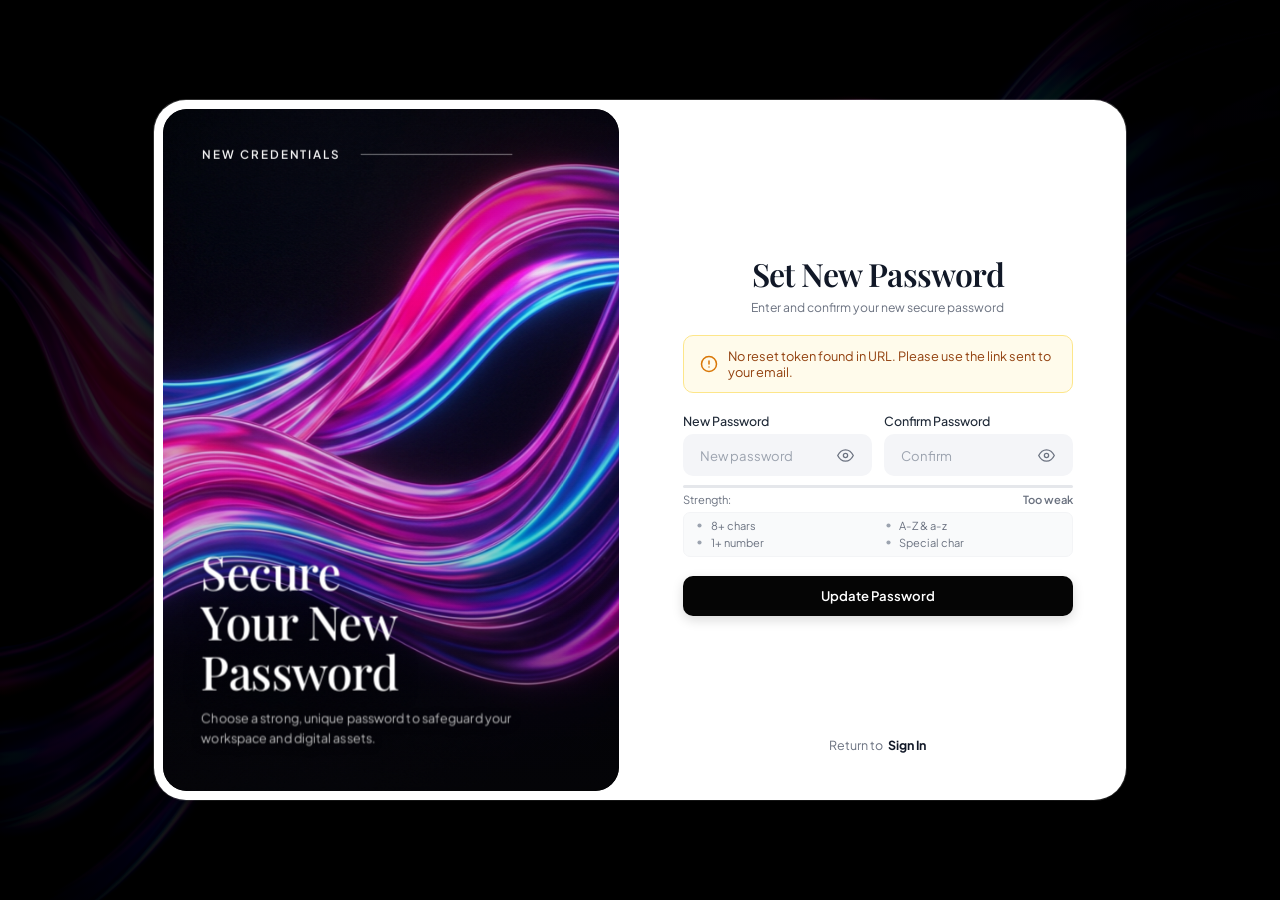
<file: reset-password.html>
<!DOCTYPE html>
<html lang="en">
<head>
  <meta charset="UTF-8" />
  <meta name="viewport" content="width=device-width, initial-scale=1.0" />
  <title>Reset Password</title>
  <meta name="description" content="Set a new secure password for your account." />
  
  <!-- Google Fonts: Bodoni Moda / Playfair Display & Plus Jakarta Sans -->
  <link rel="preconnect" href="https://fonts.googleapis.com">
  <link rel="preconnect" href="https://fonts.gstatic.com" crossorigin>
  <link href="https://fonts.googleapis.com/css2?family=Bodoni+Moda:ital,opsz,wght@0,6..96,400..700;1,6..96,400..700&family=Playfair+Display:ital,wght@0,400..700;1,400..700&family=Plus+Jakarta+Sans:wght@400;500;600;700&display=swap" rel="stylesheet">

  <link rel="stylesheet" href="style.css" />
</head>
<body>
  <!-- Background ambient atmosphere -->
  <div class="ambient-background"></div>

  <main class="page-container">
    <div class="auth-card" id="authCard">
      
      <!-- Left Visual Hero Panel -->
      <section class="hero-panel" id="heroPanel" aria-label="Reset password illustration">
        <div class="hero-bg-wrapper">
          <img src="assets/waves.jpg" alt="Vibrant fluid abstract ribbons" class="hero-bg-img" id="heroBgImg" />
          <div class="hero-overlay"></div>
          <div class="hero-shine" id="heroShine"></div>
        </div>

        <div class="hero-content">
          <!-- Top Label with Divider -->
          <div class="quote-header">
            <span class="quote-label">NEW CREDENTIALS</span>
            <div class="quote-line"></div>
          </div>

          <!-- Bottom Quote Main Text -->
          <div class="quote-body">
            <h1 class="quote-headline">
              Secure<br>
              Your New<br>
              Password
            </h1>
            <p class="quote-subtext">
              Choose a strong, unique password to safeguard your workspace and digital assets.
            </p>
          </div>
        </div>
      </section>

      <!-- Right Form Panel -->
      <section class="form-panel" aria-label="Reset password form">
        <div class="form-panel-inner">
          
          <!-- Form Container -->
          <div class="form-content" id="resetFormContainer">
            <div class="welcome-header">
              <h2 class="welcome-title">Set New Password</h2>
              <p class="welcome-subtitle">Enter and confirm your new secure password</p>
            </div>

            <!-- Missing Token Warning (shown if opened without ?token=) -->
            <div class="warning-banner" id="missingTokenWarning" style="display: none;">
              <svg viewBox="0 0 24 24" width="18" height="18" fill="none" stroke="currentColor" stroke-width="2" stroke-linecap="round" stroke-linejoin="round">
                <circle cx="12" cy="12" r="10"></circle>
                <line x1="12" y1="8" x2="12" y2="12"></line>
                <line x1="12" y1="16" x2="12.01" y2="16"></line>
              </svg>
              <span>No reset token found in URL. Please use the link sent to your email.</span>
            </div>

            <!-- Reset Password Form -->
            <form class="login-form register-form" id="resetForm" novalidate>
              
              <!-- Passwords Row -->
              <div class="form-row-2">
                <!-- New Password -->
                <div class="form-group" id="passwordGroup">
                  <label for="newPassword" class="form-label">New Password</label>
                  <div class="input-wrapper password-wrapper">
                    <input
                      type="password"
                      id="newPassword"
                      name="password"
                      class="form-input"
                      placeholder="New password"
                      autocomplete="new-password"
                      required
                    />
                    <button
                      type="button"
                      class="password-toggle-btn"
                      id="newPasswordToggleBtn"
                      aria-label="Toggle password visibility"
                    >
                      <svg class="eye-icon eye-open" viewBox="0 0 24 24" fill="none" stroke="currentColor" stroke-width="1.8" stroke-linecap="round" stroke-linejoin="round">
                        <path d="M1 12s4-8 11-8 11 8 11 8-4 8-11 8-11-8-11-8z"></path>
                        <circle cx="12" cy="12" r="3"></circle>
                      </svg>
                      <svg class="eye-icon eye-closed" viewBox="0 0 24 24" fill="none" stroke="currentColor" stroke-width="1.8" stroke-linecap="round" stroke-linejoin="round" style="display: none;">
                        <path d="M17.94 17.94A10.07 10.07 0 0 1 12 20c-7 0-11-8-11-8a18.45 18.45 0 0 1 5.06-5.94M9.9 4.24A9.12 9.12 0 0 1 12 4c7 0 11 8 11 8a18.5 18.5 0 0 1-2.16 3.19m-6.72-1.07a3 3 0 1 1-4.24-4.24"></path>
                        <line x1="1" y1="1" x2="23" y2="23"></line>
                      </svg>
                    </button>
                  </div>
                </div>

                <!-- Confirm New Password -->
                <div class="form-group" id="confirmPasswordGroup">
                  <label for="confirmNewPassword" class="form-label">Confirm Password</label>
                  <div class="input-wrapper password-wrapper">
                    <input
                      type="password"
                      id="confirmNewPassword"
                      name="confirmPassword"
                      class="form-input"
                      placeholder="Confirm"
                      autocomplete="new-password"
                      required
                    />
                    <button
                      type="button"
                      class="password-toggle-btn"
                      id="confirmNewPasswordToggleBtn"
                      aria-label="Toggle confirm password visibility"
                    >
                      <svg class="eye-icon eye-open" viewBox="0 0 24 24" fill="none" stroke="currentColor" stroke-width="1.8" stroke-linecap="round" stroke-linejoin="round">
                        <path d="M1 12s4-8 11-8 11 8 11 8-4 8-11 8-11-8-11-8z"></path>
                        <circle cx="12" cy="12" r="3"></circle>
                      </svg>
                      <svg class="eye-icon eye-closed" viewBox="0 0 24 24" fill="none" stroke="currentColor" stroke-width="1.8" stroke-linecap="round" stroke-linejoin="round" style="display: none;">
                        <path d="M17.94 17.94A10.07 10.07 0 0 1 12 20c-7 0-11-8-11-8a18.45 18.45 0 0 1 5.06-5.94M9.9 4.24A9.12 9.12 0 0 1 12 4c7 0 11 8 11 8a18.5 18.5 0 0 1-2.16 3.19m-6.72-1.07a3 3 0 1 1-4.24-4.24"></path>
                        <line x1="1" y1="1" x2="23" y2="23"></line>
                      </svg>
                    </button>
                  </div>
                </div>
              </div>

              <!-- Password Validation & Checklist Block -->
              <div class="password-validation-block" id="passwordValidationBlock">
                <div class="password-strength-container" id="passwordStrengthContainer">
                  <div class="strength-bar-track">
                    <div class="strength-bar-fill" id="strengthBarFill"></div>
                  </div>
                  <div class="strength-label-row">
                    <span class="strength-text">Strength:</span>
                    <span class="strength-status" id="strengthStatus">Too weak</span>
                  </div>
                </div>

                <div class="password-criteria-list" id="passwordCriteriaList">
                  <div class="criteria-item" id="ruleMinLength">
                    <span class="criteria-icon"><svg viewBox="0 0 16 16" fill="currentColor"><circle cx="8" cy="8" r="3" /></svg></span>
                    <span class="criteria-text">8+ chars</span>
                  </div>
                  <div class="criteria-item" id="ruleUpperLower">
                    <span class="criteria-icon"><svg viewBox="0 0 16 16" fill="currentColor"><circle cx="8" cy="8" r="3" /></svg></span>
                    <span class="criteria-text">A-Z & a-z</span>
                  </div>
                  <div class="criteria-item" id="ruleNumber">
                    <span class="criteria-icon"><svg viewBox="0 0 16 16" fill="currentColor"><circle cx="8" cy="8" r="3" /></svg></span>
                    <span class="criteria-text">1+ number</span>
                  </div>
                  <div class="criteria-item" id="ruleSpecial">
                    <span class="criteria-icon"><svg viewBox="0 0 16 16" fill="currentColor"><circle cx="8" cy="8" r="3" /></svg></span>
                    <span class="criteria-text">Special char</span>
                  </div>
                </div>

                <span class="error-message" id="passwordError">Password must satisfy all rules & match</span>
              </div>

              <!-- Action Buttons -->
              <div class="button-group" style="margin-top: 0.5rem;">
                <button type="submit" class="btn btn-primary" id="resetSubmitBtn">
                  <span class="btn-text">Update Password</span>
                  <span class="btn-spinner" aria-hidden="true"></span>
                </button>
              </div>

            </form>
          </div>

          <!-- Success State View -->
          <div class="registration-success-view" id="resetSuccessView" style="display: none;">
            <div class="success-icon-wrapper">
              <svg class="success-check-icon" viewBox="0 0 24 24" fill="none" stroke="currentColor" stroke-width="2" stroke-linecap="round" stroke-linejoin="round">
                <path d="M22 11.08V12a10 10 0 1 1-5.93-9.14"></path>
                <polyline points="22 4 12 14.01 9 11.01"></polyline>
              </svg>
            </div>
            <h2 class="welcome-title">Password Updated</h2>
            <p class="success-description">
              Your password has been successfully reset. You can now sign in with your new credentials.
            </p>
            <div class="button-group" style="margin-top: 1.5rem;">
              <a href="index.html" class="btn btn-primary" style="text-decoration: none;">
                <span class="btn-text">Proceed to Sign In</span>
              </a>
            </div>
          </div>

          <!-- Bottom Footer -->
          <footer class="form-footer">
            <p class="footer-text">
              Return to <a href="index.html" class="signup-link">Sign In</a>
            </p>
          </footer>

        </div>
      </section>

    </div>
  </main>

  <!-- Notification Toast -->
  <div class="toast" id="toast" role="alert" aria-live="polite"></div>

  <script type="module" src="reset-password.js"></script>
</body>
</html>
</file>
<file: style.css>
/* ==========================================================================
   Design Tokens & CSS Variables
   ========================================================================== */
:root {
  /* Colors */
  --bg-dark: #08080c;
  --panel-dark: #050508;
  --panel-light: #ffffff;
  
  --text-dark: #111827;
  --text-muted: #6b7280;
  --text-light: #ffffff;
  --text-light-muted: rgba(255, 255, 255, 0.72);

  --input-bg: #f4f5f8;
  --input-bg-focus: #ffffff;
  --input-border: #e5e7eb;
  --input-border-focus: #111827;
  
  --btn-primary-bg: #050505;
  --btn-primary-hover: #1f242d;
  --btn-primary-text: #ffffff;

  --btn-google-bg: #ffffff;
  --btn-google-border: #e2e8f0;
  --btn-google-hover: #f8fafc;
  --btn-google-text: #1e293b;

  --border-card: rgba(255, 255, 255, 0.95);
  --border-radius-card: 32px;
  --border-radius-hero: 24px;
  --card-padding: 8px;
  --border-radius-input: 10px;
  --border-radius-btn: 10px;

  /* Typography */
  --font-serif: 'Playfair Display', 'Bodoni Moda', Georgia, serif;
  --font-sans: 'Plus Jakarta Sans', -apple-system, BlinkMacSystemFont, "Segoe UI", Roboto, sans-serif;

  /* Transitions */
  --transition-fast: 0.2s cubic-bezier(0.4, 0, 0.2, 1);
  --transition-smooth: 0.35s cubic-bezier(0.16, 1, 0.3, 1);
}

/* ==========================================================================
   Reset & Base Styles
   ========================================================================== */
*, *::before, *::after {
  box-sizing: border-box;
  margin: 0;
  padding: 0;
}

html, body {
  min-height: 100vh;
  width: 100%;
  font-family: var(--font-sans);
  background-color: #040407;
  color: var(--text-dark);
  -webkit-font-smoothing: antialiased;
  -moz-osx-font-smoothing: grayscale;
  overflow-x: hidden;
}

/* ==========================================================================
   Ambient Fullscreen Background
   ========================================================================== */
.ambient-background {
  position: fixed;
  inset: 0;
  background-image: url('assets/waves.jpg');
  background-size: cover;
  background-position: center;
  filter: brightness(0.75) contrast(1.1);
  z-index: 0;
}

.ambient-background::after {
  content: '';
  position: absolute;
  inset: 0;
  background: radial-gradient(circle at 45% 50%, rgba(4, 4, 7, 0.4) 0%, rgba(4, 4, 7, 0.95) 85%);
}

/* ==========================================================================
   Layout Container
   ========================================================================== */
.page-container {
  position: relative;
  z-index: 1;
  min-height: 100vh;
  min-height: 100dvh;
  display: flex;
  align-items: center;
  justify-content: center;
  padding: clamp(1rem, 3.5vh, 2.5rem) clamp(1rem, 3.5vw, 2rem);
  box-sizing: border-box;
}

/* ==========================================================================
   Main Auth Card (Dynamically Proportioned to Screen Dimensions)
   ========================================================================== */
.auth-card {
  width: 100%;
  max-width: clamp(820px, 72vw, 1140px);
  height: clamp(560px, 82vh, 750px);
  min-height: clamp(540px, 80vh, 720px);
  max-height: 88dvh;
  background: var(--panel-light);
  border-radius: var(--border-radius-card);
  border: 1.5px solid rgba(255, 255, 255, 0.9);
  box-shadow: 
    0 30px 70px -10px rgba(0, 0, 0, 0.8),
    0 0 0 1px rgba(255, 255, 255, 0.2);
  display: grid;
  grid-template-columns: 1fr 1.05fr;
  padding: var(--card-padding);
  gap: clamp(0.75rem, 1.5vw, 1.25rem);
  overflow: hidden;
  position: relative;
  animation: cardFadeIn 0.8s cubic-bezier(0.16, 1, 0.3, 1) forwards;
}

@keyframes cardFadeIn {
  from {
    opacity: 0;
    transform: translateY(16px) scale(0.985);
  }
  to {
    opacity: 1;
    transform: translateY(0) scale(1);
  }
}

/* ==========================================================================
   Left Hero Panel (Artwork & Quote with 3D Tilt & Parallax)
   ========================================================================== */
.hero-panel {
  position: relative;
  background-color: var(--panel-dark);
  border-radius: var(--border-radius-hero);
  overflow: hidden;
  display: flex;
  flex-direction: column;
  padding: clamp(1.75rem, min(3.5vw, 4.5vh), 3.5rem);
  color: var(--text-light);
  perspective: 1400px;
  transform-style: preserve-3d;
  will-change: transform;
  transform: rotateX(0deg) rotateY(0deg) translateZ(0);
  transition: transform 0.5s cubic-bezier(0.2, 0.8, 0.2, 1), box-shadow 0.5s ease;
  cursor: default;
  min-height: 260px;
}

.hero-panel.is-tilting {
  transition: transform 0.08s linear, box-shadow 0.15s ease;
}

.hero-bg-wrapper {
  position: absolute;
  inset: -15px; /* Slight bleed to allow parallax offset without revealing edges */
  z-index: 1;
  overflow: hidden;
  border-radius: inherit;
  transform-style: preserve-3d;
  pointer-events: none;
}

.hero-bg-img {
  width: calc(100% + 30px);
  height: calc(100% + 30px);
  margin-left: -15px;
  margin-top: -15px;
  object-fit: cover;
  object-position: center;
  transform: scale(1.05) translate3d(0, 0, -10px);
  will-change: transform;
  transition: transform 0.5s cubic-bezier(0.2, 0.8, 0.2, 1);
}

.hero-panel.is-tilting .hero-bg-img {
  transition: transform 0.08s linear;
}

.hero-overlay {
  position: absolute;
  inset: 0;
  background: linear-gradient(
    180deg,
    rgba(5, 5, 8, 0.4) 0%,
    rgba(5, 5, 8, 0.05) 25%,
    rgba(5, 5, 8, 0.2) 65%,
    rgba(5, 5, 8, 0.85) 100%
  );
  pointer-events: none;
}

/* 3D Dynamic Specular Glare / Shine Effect */
.hero-shine {
  position: absolute;
  inset: 0;
  background: radial-gradient(
    circle at var(--shine-x, 50%) var(--shine-y, 50%),
    rgba(255, 255, 255, 0.25) 0%,
    rgba(255, 120, 220, 0.08) 30%,
    transparent 60%
  );
  opacity: 0;
  mix-blend-mode: overlay;
  pointer-events: none;
  transition: opacity 0.4s ease;
  z-index: 2;
}

.hero-panel:hover .hero-shine {
  opacity: 1;
}

.hero-content {
  position: relative;
  z-index: 3;
  display: flex;
  flex-direction: column;
  justify-content: space-between;
  height: 100%;
  pointer-events: none;
  transform-style: preserve-3d;
}

/* Top Quote Header with subtle Parallax depth */
.quote-header {
  display: flex;
  align-items: center;
  gap: 1.25rem;
  transform: translate3d(0, 0, 15px);
  will-change: transform;
  transition: transform 0.5s cubic-bezier(0.2, 0.8, 0.2, 1);
}

.hero-panel.is-tilting .quote-header {
  transition: transform 0.08s linear;
}

.quote-label {
  font-size: 0.72rem;
  font-weight: 600;
  letter-spacing: 0.16em;
  text-transform: uppercase;
  color: rgba(255, 255, 255, 0.95);
  white-space: nowrap;
}

.quote-line {
  height: 1px;
  background: rgba(255, 255, 255, 0.45);
  flex-grow: 1;
  max-width: 150px;
}

/* Bottom Quote Body with subtle Parallax depth */
.quote-body {
  margin-top: auto;
  padding-bottom: 0.5rem;
  transform: translate3d(0, 0, 22px);
  will-change: transform;
  transition: transform 0.5s cubic-bezier(0.2, 0.8, 0.2, 1);
}

.hero-panel.is-tilting .quote-body {
  transition: transform 0.08s linear;
}

.quote-headline {
  font-family: var(--font-serif);
  font-size: clamp(2rem, min(3.6vw, 5.8vh), 3.6rem);
  font-weight: 500;
  line-height: 1.06;
  letter-spacing: -0.02em;
  color: #ffffff;
  margin-bottom: clamp(0.6rem, 1.5vh, 1.25rem);
  text-shadow: 0 4px 20px rgba(0, 0, 0, 0.5);
  transform: translate3d(0, 0, 8px);
}

.quote-subtext {
  font-size: clamp(0.78rem, min(0.9vw, 1.6vh), 0.85rem);
  line-height: 1.5;
  color: rgba(255, 255, 255, 0.75);
  max-width: 340px;
  font-weight: 400;
  text-shadow: 0 2px 10px rgba(0, 0, 0, 0.6);
  transform: translate3d(0, 0, 5px);
}

/* ==========================================================================
   Right Form Panel
   ========================================================================== */
.form-panel {
  background-color: var(--panel-light);
  display: flex;
  flex-direction: column;
  position: relative;
  z-index: 2;
  padding: clamp(1.75rem, min(3.5vw, 4.2vh), 3.5rem) clamp(1.5rem, 3.5vw, 3.75rem);
}

.form-panel-inner {
  display: flex;
  flex-direction: column;
  justify-content: space-between;
  height: 100%;
  width: 100%;
  max-width: 400px;
  margin: 0 auto;
}

/* Brand Header */
.brand-header {
  display: flex;
  justify-content: center;
  align-items: center;
  padding-bottom: clamp(0.5rem, 1.2vh, 1rem);
}

.brand-logo {
  display: inline-flex;
  align-items: center;
  gap: 0.5rem;
  text-decoration: none;
  color: var(--text-dark);
  transition: opacity var(--transition-fast);
}

.brand-logo:hover {
  opacity: 0.85;
}

.brand-icon {
  width: 24px;
  height: 24px;
  color: #111827;
}

.brand-name {
  font-size: 1.12rem;
  font-weight: 600;
  letter-spacing: -0.01em;
  color: #111827;
}

/* Form Content */
.form-content {
  display: flex;
  flex-direction: column;
  justify-content: center;
  margin: auto 0;
  padding: 0.25rem 0;
}

.welcome-header {
  text-align: center;
  margin-bottom: clamp(0.75rem, 2.2vh, 1.75rem);
}

.welcome-title {
  font-family: var(--font-serif);
  font-size: clamp(1.65rem, min(2.5vw, 4vh), 2.45rem);
  font-weight: 600;
  color: #111827;
  letter-spacing: -0.025em;
  margin-bottom: 0.25rem;
}

.welcome-subtitle {
  font-size: clamp(0.76rem, min(0.9vw, 1.5vh), 0.83rem);
  color: var(--text-muted);
  font-weight: 400;
}

/* Form Controls */
.login-form {
  display: flex;
  flex-direction: column;
  gap: clamp(0.7rem, 1.8vh, 1.15rem);
}

.register-form {
  gap: clamp(0.45rem, 1.2vh, 0.7rem);
}

.form-row-2 {
  display: grid;
  grid-template-columns: 1fr 1fr;
  gap: 0.75rem;
}

.form-group {
  display: flex;
  flex-direction: column;
  gap: clamp(0.25rem, 0.6vh, 0.38rem);
}

.form-label {
  font-size: clamp(0.78rem, 0.9vw, 0.82rem);
  font-weight: 500;
  color: #1f2937;
}

.input-wrapper {
  position: relative;
  display: flex;
  align-items: center;
}

.form-input {
  width: 100%;
  padding: clamp(0.68rem, 1.3vh, 0.84rem) 1rem;
  font-family: var(--font-sans);
  font-size: clamp(0.82rem, 0.9vw, 0.875rem);
  color: #111827;
  background-color: var(--input-bg);
  border: 1px solid transparent;
  border-radius: var(--border-radius-input);
  outline: none;
  transition: all var(--transition-fast);
}

.form-input::placeholder {
  color: #9ca3af;
  font-weight: 400;
}

.form-input:hover {
  background-color: #edeff3;
}

.form-input:focus {
  background-color: var(--input-bg-focus);
  border-color: #cbd5e1;
  box-shadow: 0 0 0 3px rgba(0, 0, 0, 0.05);
}

.form-group.has-error .form-input {
  border-color: #ef4444;
  background-color: #fef2f2;
}

.error-message {
  display: none;
  font-size: 0.75rem;
  color: #ef4444;
  margin-top: 0.2rem;
}

.form-group.has-error .error-message,
.password-validation-block.has-error .error-message {
  display: block;
}

/* Password Toggle */
.password-wrapper .form-input {
  padding-right: 2.75rem;
}

.password-toggle-btn {
  position: absolute;
  right: 0.75rem;
  background: transparent;
  border: none;
  cursor: pointer;
  padding: 0.35rem;
  display: flex;
  align-items: center;
  justify-content: center;
  color: #6b7280;
  border-radius: 6px;
  transition: color var(--transition-fast);
}

.password-toggle-btn:hover {
  color: #111827;
}

.password-toggle-btn:focus-visible {
  outline: 2px solid #111827;
}

.eye-icon {
  width: 17px;
  height: 17px;
}

/* Options: Remember me & Forgot password */
.form-options {
  display: flex;
  align-items: center;
  justify-content: space-between;
  margin-top: -0.1rem;
  margin-bottom: 0.35rem;
}

.custom-checkbox-container {
  display: inline-flex;
  align-items: center;
  gap: 0.55rem;
  cursor: pointer;
  user-select: none;
}

.custom-checkbox-container input[type="checkbox"] {
  position: absolute;
  opacity: 0;
  cursor: pointer;
  width: 0;
  height: 0;
}

.checkbox-custom {
  width: 16px;
  height: 16px;
  border: 1.5px solid #d1d5db;
  border-radius: 4px;
  background-color: #ffffff;
  display: inline-flex;
  align-items: center;
  justify-content: center;
  transition: all var(--transition-fast);
}

.custom-checkbox-container:hover .checkbox-custom {
  border-color: #9ca3af;
}

.custom-checkbox-container input:checked ~ .checkbox-custom {
  background-color: #111827;
  border-color: #111827;
}

.custom-checkbox-container input:checked ~ .checkbox-custom::after {
  content: '';
  width: 4px;
  height: 8px;
  border: solid white;
  border-width: 0 1.5px 1.5px 0;
  transform: rotate(45deg) translate(-0.5px, -0.5px);
}

.custom-checkbox-container input:focus-visible ~ .checkbox-custom {
  outline: 2px solid #111827;
  outline-offset: 2px;
}

.checkbox-label {
  font-size: 0.8rem;
  color: #374151;
  font-weight: 400;
}

.forgot-link {
  font-size: 0.8rem;
  color: #374151;
  text-decoration: none;
  font-weight: 500;
  transition: color var(--transition-fast);
}

.forgot-link:hover {
  color: #000000;
  text-decoration: underline;
}

/* Button Group */
.button-group {
  display: flex;
  flex-direction: column;
  gap: clamp(0.5rem, 1.2vh, 0.75rem);
  margin-top: clamp(0.25rem, 0.8vh, 0.5rem);
}

.btn {
  width: 100%;
  display: inline-flex;
  align-items: center;
  justify-content: center;
  gap: 0.65rem;
  padding: clamp(0.68rem, 1.3vh, 0.82rem) 1.25rem;
  border-radius: var(--border-radius-btn);
  font-family: var(--font-sans);
  font-size: clamp(0.82rem, 0.9vw, 0.875rem);
  font-weight: 600;
  cursor: pointer;
  border: none;
  outline: none;
  position: relative;
  transition: all var(--transition-fast);
}

.btn:active {
  transform: scale(0.985);
}

.btn:focus-visible {
  outline: 2px solid #111827;
  outline-offset: 2px;
}

/* Primary Button (Sign In) */
.btn-primary {
  background-color: var(--btn-primary-bg);
  color: var(--btn-primary-text);
  box-shadow: 0 4px 12px rgba(0, 0, 0, 0.15);
}

.btn-primary:hover {
  background-color: var(--btn-primary-hover);
  box-shadow: 0 6px 16px rgba(0, 0, 0, 0.25);
}

/* Google Sign-in Button */
.btn-google {
  background-color: var(--btn-google-bg);
  color: var(--btn-google-text);
  border: 1px solid var(--btn-google-border);
  font-weight: 500;
}

.btn-google:hover {
  background-color: var(--btn-google-hover);
  border-color: #cbd5e1;
}

.google-icon {
  flex-shrink: 0;
}

.google-text {
  color: #374151;
  font-weight: 500;
}

/* Loading Spinner on Submit */
.btn-spinner {
  display: none;
  width: 16px;
  height: 16px;
  border: 2px solid rgba(255, 255, 255, 0.3);
  border-radius: 50%;
  border-top-color: #ffffff;
  animation: spin 0.7s linear infinite;
}

.btn.is-loading .btn-text {
  display: none;
}

.btn.is-loading .btn-spinner {
  display: inline-block;
}

@keyframes spin {
  to { transform: rotate(360deg); }
}

/* Footer */
.form-footer {
  text-align: center;
  padding-top: clamp(0.75rem, 1.8vh, 1.5rem);
}

.footer-text {
  font-size: clamp(0.78rem, 0.9vw, 0.82rem);
  color: var(--text-muted);
}

.signup-link {
  color: #111827;
  font-weight: 700;
  text-decoration: none;
  margin-left: 0.2rem;
  transition: text-decoration var(--transition-fast);
}

.signup-link:hover {
  text-decoration: underline;
}

/* Toast Notification */
.toast {
  position: fixed;
  bottom: 2rem;
  right: 2rem;
  background-color: #111827;
  color: #ffffff;
  padding: 0.9rem 1.4rem;
  border-radius: 12px;
  font-size: 0.875rem;
  box-shadow: 0 10px 25px rgba(0, 0, 0, 0.3);
  opacity: 0;
  transform: translateY(12px);
  pointer-events: none;
  transition: all var(--transition-smooth);
  z-index: 999;
}

.toast.show {
  opacity: 1;
  transform: translateY(0);
}

/* Password Validation Block & Strength Meter */
.password-validation-block {
  display: flex;
  flex-direction: column;
  gap: 0.35rem;
  margin-top: -0.15rem;
}

.password-strength-container {
  display: flex;
  flex-direction: column;
  gap: 0.25rem;
}

.strength-bar-track {
  width: 100%;
  height: 3.5px;
  background-color: #e5e7eb;
  border-radius: 999px;
  overflow: hidden;
}

.strength-bar-fill {
  height: 100%;
  width: 0%;
  border-radius: 999px;
  background-color: #ef4444;
  transition: width 0.3s cubic-bezier(0.4, 0, 0.2, 1), background-color 0.3s ease;
}

.strength-bar-fill.level-weak {
  background-color: #ef4444;
}

.strength-bar-fill.level-fair {
  background-color: #f59e0b;
}

.strength-bar-fill.level-good {
  background-color: #3b82f6;
}

.strength-bar-fill.level-strong {
  background-color: #10b981;
}

.strength-label-row {
  display: flex;
  justify-content: space-between;
  align-items: center;
  font-size: 0.7rem;
}

.strength-text {
  color: var(--text-muted);
}

.strength-status {
  font-weight: 600;
  color: var(--text-muted);
  transition: color 0.2s ease;
}

/* Password Criteria Checklist (Compact 2x2 Grid) */
.password-criteria-list {
  display: grid;
  grid-template-columns: 1fr 1fr;
  gap: 0.25rem 0.6rem;
  background-color: #f9fafb;
  border: 1px solid #f3f4f6;
  border-radius: 7px;
  padding: 0.4rem 0.65rem;
}

.criteria-item {
  display: flex;
  align-items: center;
  gap: 0.35rem;
  font-size: 0.69rem;
  color: #6b7280;
  white-space: nowrap;
  transition: color var(--transition-fast);
}

.criteria-icon {
  display: inline-flex;
  align-items: center;
  justify-content: center;
  width: 11px;
  height: 11px;
  color: #9ca3af;
  flex-shrink: 0;
  transition: all var(--transition-fast);
}

.criteria-icon svg {
  width: 100%;
  height: 100%;
}

.criteria-item.valid {
  color: #059669;
  font-weight: 500;
}

.criteria-item.valid .criteria-icon {
  color: #10b981;
}

/* CAPTCHA Widget Styling */
.captcha-group {
  margin-top: 0.25rem;
}

.captcha-wrapper {
  display: flex;
  justify-content: center;
  background: #fdfdfd;
  border-radius: 8px;
  overflow: hidden;
  max-width: 100%;
}

.captcha-wrapper iframe {
  max-width: 100%;
}

/* Registration Success View */
.registration-success-view {
  display: flex;
  flex-direction: column;
  align-items: center;
  text-align: center;
  margin: auto 0;
  padding: 1.5rem 0;
  animation: fadeInSuccess 0.5s cubic-bezier(0.16, 1, 0.3, 1) forwards;
}

@keyframes fadeInSuccess {
  from {
    opacity: 0;
    transform: translateY(12px) scale(0.97);
  }
  to {
    opacity: 1;
    transform: translateY(0) scale(1);
  }
}

.success-icon-wrapper {
  width: 68px;
  height: 68px;
  border-radius: 50%;
  background: linear-gradient(135deg, #ecfdf5 0%, #d1fae5 100%);
  border: 2px solid #a7f3d0;
  display: flex;
  align-items: center;
  justify-content: center;
  color: #059669;
  margin-bottom: 1.25rem;
  box-shadow: 0 10px 20px -5px rgba(16, 185, 129, 0.25);
}

.success-check-icon {
  width: 34px;
  height: 34px;
}

.success-description {
  font-size: 0.85rem;
  color: #4b5563;
  margin-bottom: 1.25rem;
  line-height: 1.5;
}

.registered-email-highlight {
  color: #111827;
  word-break: break-all;
}

.success-notice-box {
  background-color: #f8fafc;
  border: 1px solid #e2e8f0;
  border-radius: 10px;
  padding: 0.85rem 1rem;
  font-size: 0.78rem;
  color: #64748b;
  display: flex;
  align-items: flex-start;
  gap: 0.65rem;
  text-align: left;
  line-height: 1.45;
  width: 100%;
}

.notice-mail-icon {
  width: 18px;
  height: 18px;
  color: #3b82f6;
  flex-shrink: 0;
  margin-top: 1px;
}


/* ==========================================================================
   Comprehensive Responsive System (Multi-Resolution & Devices)
   ========================================================================== */

/* 1. Large Displays & 4K (min-width: 1440px) */
@media (min-width: 1440px) {
  .auth-card {
    max-width: clamp(1040px, 68vw, 1260px);
    height: clamp(640px, 78vh, 800px);
    min-height: clamp(600px, 75vh, 760px);
  }
}

/* 2. Laptops & Standard Desktops (861px - 1439px) */
@media (max-width: 1439px) and (min-width: 861px) {
  .auth-card {
    max-width: clamp(820px, 76vw, 1080px);
    height: clamp(540px, 83vh, 700px);
    min-height: clamp(520px, 80vh, 680px);
  }
}

/* 4. Tablets Portrait & Mobile Stacked View (max-width: 860px) */
@media (max-width: 860px) {
  .page-container {
    padding: 1.5rem 1.25rem;
    align-items: flex-start;
  }

  .auth-card {
    grid-template-columns: 1fr;
    max-width: 520px;
    min-height: auto;
    border-radius: 26px;
    margin: auto;
  }

  .hero-panel {
    padding: 2.25rem 2rem 2.5rem 2rem;
    min-height: 250px;
    border-radius: 20px;
  }

  .quote-headline {
    font-size: 2.4rem;
    margin-bottom: 0.6rem;
  }

  .quote-subtext {
    font-size: 0.82rem;
    max-width: 100%;
  }

  .form-panel {
    padding: 2.25rem 2rem 2.5rem 2rem;
  }

  .welcome-header {
    margin-bottom: 1.5rem;
  }

  .welcome-title {
    font-size: 2.15rem;
  }
}

/* 5. Mobile Devices (max-width: 580px) */
@media (max-width: 580px) {
  .page-container {
    padding: 0.85rem 0.65rem;
  }

  .auth-card {
    max-width: 100%;
    border-radius: 20px;
    border-width: 1px;
    box-shadow: 0 15px 40px -10px rgba(0, 0, 0, 0.6);
  }

  .hero-panel {
    padding: 1.75rem 1.4rem;
    min-height: 200px;
    border-radius: 16px;
  }

  .quote-label {
    font-size: 0.68rem;
    letter-spacing: 0.12em;
  }

  .quote-headline {
    font-size: 1.95rem;
    line-height: 1.1;
  }

  .quote-subtext {
    font-size: 0.78rem;
    line-height: 1.4;
  }

  .form-panel {
    padding: 1.75rem 1.25rem 2rem 1.25rem;
  }

  .welcome-title {
    font-size: 1.85rem;
  }

  .welcome-subtitle {
    font-size: 0.8rem;
  }

  .form-input {
    padding: 0.75rem 0.9rem;
    font-size: 0.85rem;
  }

  .btn {
    padding: 0.78rem 1rem;
    font-size: 0.85rem;
  }

  .password-criteria-list {
    padding: 0.5rem 0.65rem;
  }
}

/* 6. Ultra-Compact Mobile Screens (max-width: 380px down to 320px) */
@media (max-width: 380px) {
  .page-container {
    padding: 0.5rem;
  }

  .auth-card {
    border-radius: 16px;
    padding: 6px;
  }

  .hero-panel {
    padding: 1.4rem 1.15rem;
    min-height: 170px;
    border-radius: 12px;
  }

  .quote-headline {
    font-size: 1.65rem;
  }

  .form-panel {
    padding: 1.5rem 0.85rem 1.75rem 0.85rem;
  }

  .welcome-title {
    font-size: 1.6rem;
  }

  .form-options {
    flex-direction: column;
    align-items: flex-start;
    gap: 0.5rem;
  }

  /* Responsive scale for reCAPTCHA widget to prevent horizontal overflow on narrow screens */
  .captcha-wrapper {
    transform: scale(0.86);
    transform-origin: center top;
    margin-bottom: -12px;
  }
}

@media (max-width: 330px) {
  .captcha-wrapper {
    transform: scale(0.76);
    transform-origin: center top;
    margin-bottom: -22px;
  }
}

/* 7. Short Height Viewports (Laptops & Small Desktop Displays) */
@media (max-height: 720px) and (min-width: 861px) {
  .page-container {
    padding: 1rem 1.5rem;
  }

  .auth-card {
    min-height: 560px;
  }

  .hero-panel {
    padding: 2rem 2.25rem;
  }

  .form-panel {
    padding: 2rem 2.5rem;
  }

  .welcome-header {
    margin-bottom: 1.1rem;
  }

  .quote-headline {
    font-size: 2.6rem;
    margin-bottom: 0.65rem;
  }

  .form-footer {
    padding-top: 1rem;
  }
}

/* 8. Mobile Landscape Mode (max-height: 520px and orientation: landscape) */
@media (max-height: 520px) and (orientation: landscape) {
  .page-container {
    padding: 0.75rem;
    align-items: flex-start;
  }

  .auth-card {
    grid-template-columns: 1fr 1.2fr;
    max-width: 820px;
    min-height: auto;
    border-radius: 18px;
  }

  .hero-panel {
    padding: 1.5rem;
    min-height: auto;
  }

  .quote-headline {
    font-size: 1.75rem;
    margin-bottom: 0.5rem;
  }

  .quote-subtext {
    display: none; /* Keep hero clean in landscape */
  }

  .form-panel {
    padding: 1.5rem 1.75rem;
  }

  .welcome-header {
    margin-bottom: 1rem;
  }

  .welcome-title {
    font-size: 1.6rem;
  }

  .form-footer {
    padding-top: 0.75rem;
  }
}

/* ==========================================================================
   Badges, Status & Security Tags
   ========================================================================== */
.badge {
  display: inline-flex;
  align-items: center;
  gap: 0.35rem;
  padding: 0.25rem 0.65rem;
  border-radius: 999px;
  font-size: 0.72rem;
  font-weight: 600;
  letter-spacing: 0.02em;
  text-transform: capitalize;
}

.badge-admin {
  background-color: #111827;
  color: #f3f4f6;
  border: 1px solid rgba(255, 255, 255, 0.15);
}

.badge-member {
  background-color: #f1f5f9;
  color: #475569;
  border: 1px solid #e2e8f0;
}

.badge-active {
  background-color: #ecfdf5;
  color: #059669;
  border: 1px solid #a7f3d0;
}

.badge-inactive {
  background-color: #fef2f2;
  color: #dc2626;
  border: 1px solid #fecaca;
}

.badge-locked {
  background-color: #fdf2f8;
  color: #be185d;
  border: 1px solid #fbcfe8;
}

.badge-unlocked {
  background-color: #f8fafc;
  color: #64748b;
  border: 1px solid #e2e8f0;
}

/* Secondary & Outline Buttons */
.btn-secondary {
  background-color: #f1f5f9;
  color: #1e293b;
  border: 1px solid #cbd5e1;
}

.btn-secondary:hover {
  background-color: #e2e8f0;
}

.btn-danger-outline {
  background-color: transparent;
  color: #ef4444;
  border: 1.5px solid #fca5a5;
}

.btn-danger-outline:hover {
  background-color: #fef2f2;
  border-color: #ef4444;
}

.btn-link {
  background: transparent;
  border: none;
  color: var(--text-muted);
  font-size: 0.78rem;
  cursor: pointer;
  text-decoration: underline;
  margin-top: 0.5rem;
  display: inline-block;
}

.btn-link:hover {
  color: #111827;
}

.btn-sm {
  padding: 0.45rem 0.95rem;
  font-size: 0.8rem;
}

.btn-action {
  padding: 0.35rem 0.75rem;
  font-size: 0.75rem;
  font-weight: 600;
  border-radius: 6px;
  cursor: pointer;
  border: none;
  transition: all var(--transition-fast);
}

.btn-success-sm {
  background-color: #ecfdf5;
  color: #059669;
  border: 1px solid #a7f3d0;
}

.btn-success-sm:hover {
  background-color: #d1fae5;
}

.btn-danger-sm {
  background-color: #fef2f2;
  color: #dc2626;
  border: 1px solid #fecaca;
}

.btn-danger-sm:hover {
  background-color: #fee2e2;
}

/* Warning & Notice Banners */
.warning-banner {
  background-color: #fffbeb;
  border: 1px solid #fde68a;
  border-radius: 10px;
  padding: 0.75rem 1rem;
  font-size: 0.8rem;
  color: #92400e;
  display: flex;
  align-items: center;
  gap: 0.65rem;
  margin-bottom: 1.25rem;
}

.warning-banner svg {
  flex-shrink: 0;
  color: #d97706;
}

/* Activation & Verification States */
.activation-state-box {
  display: flex;
  flex-direction: column;
  align-items: center;
  text-align: center;
  padding: 1.5rem 0;
  animation: cardFadeIn 0.5s ease;
}

/* ==========================================================================
   Profile Page Elements
   ========================================================================== */
.profile-panel-inner {
  max-width: 440px;
}

.profile-content-wrap {
  display: flex;
  flex-direction: column;
  gap: 0.9rem;
  width: 100%;
}

.profile-header-block {
  padding-bottom: 0.5rem;
  border-bottom: 1px solid #f1f5f9;
}

.profile-avatar-row {
  display: flex;
  align-items: center;
  gap: 0.9rem;
}

.profile-avatar {
  width: 48px;
  height: 48px;
  border-radius: 50%;
  background: #111827;
  color: #ffffff;
  display: flex;
  align-items: center;
  justify-content: center;
  font-size: 1.25rem;
  font-weight: 700;
  box-shadow: 0 4px 12px rgba(0, 0, 0, 0.15);
  flex-shrink: 0;
}

.profile-header-info {
  display: flex;
  flex-direction: column;
  gap: 0.35rem;
  overflow: hidden;
}

.profile-email-text {
  font-size: 1.1rem;
  font-weight: 600;
  color: #111827;
  white-space: nowrap;
  overflow: hidden;
  text-overflow: ellipsis;
}

.profile-badges-row {
  display: flex;
  align-items: center;
  gap: 0.45rem;
  flex-wrap: wrap;
}

.profile-info-grid {
  display: grid;
  grid-template-columns: 1fr 1fr;
  gap: 0.65rem;
  background-color: #f8fafc;
  border: 1px solid #f1f5f9;
  border-radius: 10px;
  padding: 0.65rem 0.85rem;
}

.info-item {
  display: flex;
  flex-direction: column;
  gap: 0.15rem;
}

.info-label {
  font-size: 0.68rem;
  color: var(--text-muted);
  text-transform: uppercase;
  letter-spacing: 0.05em;
}

.info-value {
  font-size: 0.85rem;
  font-weight: 600;
  color: #1e293b;
}

/* 2FA Section Card */
.section-card {
  background-color: #ffffff;
  border: 1.5px solid #e2e8f0;
  border-radius: 12px;
  padding: 0.85rem 1rem;
  display: flex;
  flex-direction: column;
  gap: 0.6rem;
}

.section-card-header {
  display: flex;
  align-items: center;
  justify-content: space-between;
}

.section-title-row {
  display: flex;
  align-items: center;
  gap: 0.45rem;
  color: #111827;
}

.section-icon {
  width: 16px;
  height: 16px;
  color: #3b82f6;
}

.section-title {
  font-size: 0.82rem;
  font-weight: 600;
}

.section-desc {
  font-size: 0.76rem;
  color: #64748b;
  line-height: 1.4;
}

.text-success {
  color: #059669;
  font-weight: 500;
}

.qr-container {
  display: flex;
  align-items: center;
  gap: 1rem;
  background-color: #f8fafc;
  border: 1px solid #e2e8f0;
  border-radius: 8px;
  padding: 0.65rem;
  margin-top: 0.45rem;
}

.qr-code-image {
  width: 90px;
  height: 90px;
  background: white;
  border-radius: 6px;
  padding: 4px;
}

.secret-key-display {
  display: flex;
  flex-direction: column;
  gap: 0.25rem;
}

.secret-label {
  font-size: 0.68rem;
  color: var(--text-muted);
}

.secret-key-display code {
  font-size: 0.78rem;
  font-weight: 600;
  background-color: #e2e8f0;
  padding: 0.2rem 0.45rem;
  border-radius: 4px;
  word-break: break-all;
}

.totp-input-row {
  display: flex;
  gap: 0.5rem;
  margin-top: 0.35rem;
}

.totp-input {
  max-width: 130px;
  text-align: center;
  letter-spacing: 0.25em;
  font-size: 1.1rem;
  font-weight: 700;
}

.profile-actions-group {
  display: flex;
  gap: 0.65rem;
  margin-top: 0.4rem;
}

/* ==========================================================================
   Admin Console Layout & Tables
   ========================================================================== */
.admin-page-container {
  position: relative;
  z-index: 1;
  min-height: 100vh;
  min-height: 100dvh;
  padding: clamp(1rem, 3.5vh, 2.5rem) clamp(1rem, 3vw, 2.5rem);
  display: flex;
  justify-content: center;
}

.admin-dashboard-card {
  width: 100%;
  max-width: 1200px;
  background: var(--panel-light);
  border-radius: var(--border-radius-card);
  border: 1.5px solid rgba(255, 255, 255, 0.9);
  box-shadow: 0 30px 70px -10px rgba(0, 0, 0, 0.8);
  padding: clamp(1.5rem, 3vw, 2.5rem);
  display: flex;
  flex-direction: column;
  gap: 1.5rem;
  animation: cardFadeIn 0.7s cubic-bezier(0.16, 1, 0.3, 1) forwards;
}

.admin-header {
  display: flex;
  align-items: center;
  justify-content: space-between;
  padding-bottom: 1.25rem;
  border-bottom: 1px solid #f1f5f9;
  flex-wrap: wrap;
  gap: 1rem;
}

.admin-brand {
  display: flex;
  align-items: center;
  gap: 0.85rem;
}

.admin-brand-icon {
  width: 44px;
  height: 44px;
  border-radius: 12px;
  background-color: #111827;
  color: #ffffff;
  display: flex;
  align-items: center;
  justify-content: center;
  box-shadow: 0 4px 14px rgba(0, 0, 0, 0.15);
}

.admin-title {
  font-family: var(--font-serif);
  font-size: 1.65rem;
  font-weight: 600;
  color: #111827;
}

.admin-subtitle {
  font-size: 0.8rem;
  color: var(--text-muted);
}

.admin-nav-actions {
  display: flex;
  align-items: center;
  gap: 0.65rem;
}

.admin-tabs {
  display: flex;
  gap: 0.5rem;
  border-bottom: 2px solid #f1f5f9;
  padding-bottom: 0.25rem;
}

.admin-tab {
  display: inline-flex;
  align-items: center;
  gap: 0.55rem;
  padding: 0.65rem 1.15rem;
  border-radius: 8px 8px 0 0;
  background: transparent;
  border: none;
  font-family: var(--font-sans);
  font-size: 0.85rem;
  font-weight: 600;
  color: #64748b;
  cursor: pointer;
  transition: all var(--transition-fast);
  border-bottom: 2px solid transparent;
  margin-bottom: -0.35rem;
}

.admin-tab:hover {
  color: #111827;
}

.admin-tab.active {
  color: #111827;
  border-bottom-color: #111827;
}

.panel-header-row {
  display: flex;
  align-items: center;
  justify-content: space-between;
  margin-bottom: 1rem;
}

.panel-heading {
  font-size: 1.15rem;
  font-weight: 600;
  color: #111827;
}

.panel-subheading {
  font-size: 0.78rem;
  color: var(--text-muted);
}

/* Tables */
.table-responsive {
  width: 100%;
  overflow-x: auto;
  border-radius: 12px;
  border: 1px solid #f1f5f9;
  background-color: #ffffff;
}

.admin-table {
  width: 100%;
  border-collapse: collapse;
  text-align: left;
  font-size: 0.83rem;
}

.admin-table th {
  background-color: #f8fafc;
  color: #475569;
  font-weight: 600;
  font-size: 0.75rem;
  text-transform: uppercase;
  letter-spacing: 0.05em;
  padding: 0.85rem 1.15rem;
  border-bottom: 1px solid #e2e8f0;
}

.admin-table td {
  padding: 0.85rem 1.15rem;
  border-bottom: 1px solid #f1f5f9;
  color: #334155;
}

.admin-table tr:last-child td {
  border-bottom: none;
}

.admin-table tr:hover td {
  background-color: #fcfcfd;
}

.table-loading-cell {
  text-align: center;
  padding: 2.5rem 1rem !important;
  color: var(--text-muted);
}

.user-table-email {
  font-weight: 500;
  color: #0f172a;
}

.log-time {
  font-size: 0.78rem;
  color: #64748b;
  white-space: nowrap;
}

.user-agent-cell {
  font-size: 0.75rem;
  color: #94a3b8;
  max-width: 250px;
  display: inline-block;
  overflow: hidden;
  text-overflow: ellipsis;
  white-space: nowrap;
}
</file>
